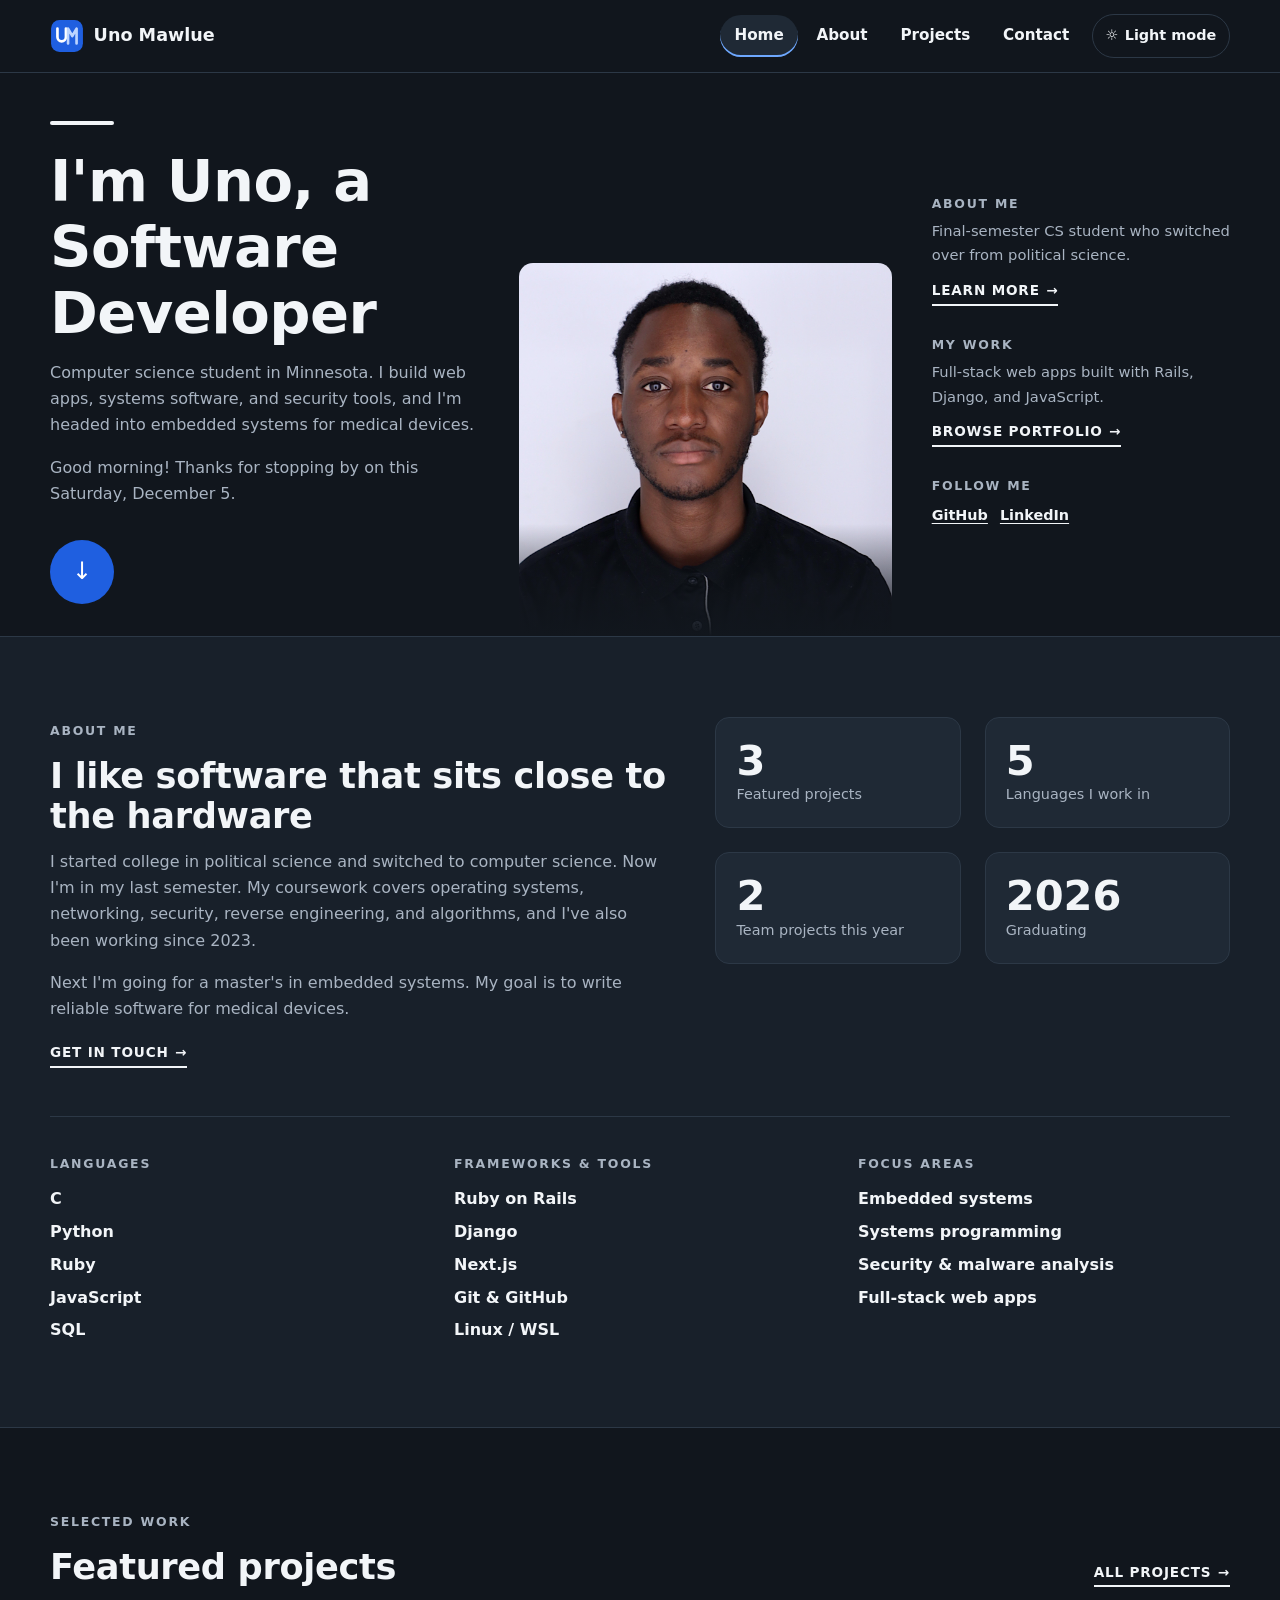
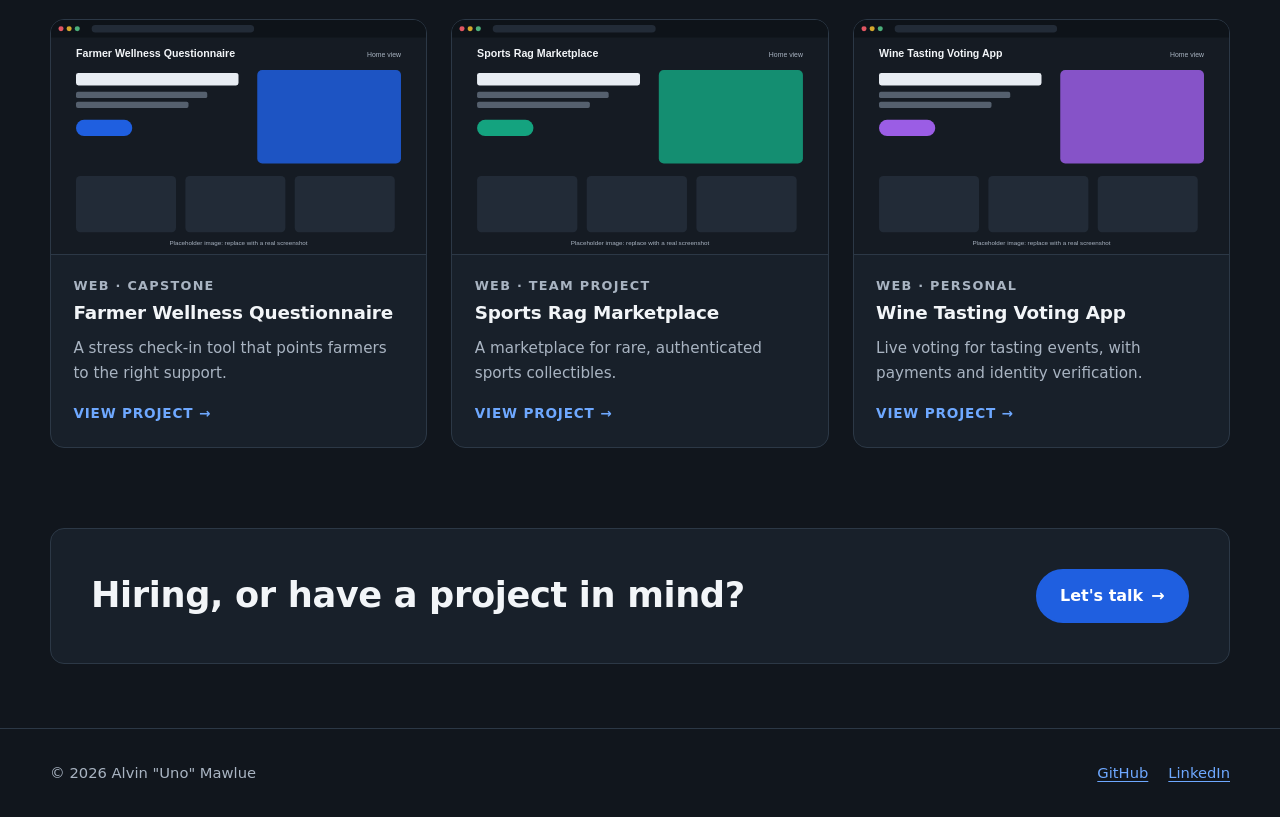
<file: index.html>
<!DOCTYPE html>
<html lang="en" data-theme="dark">
<head>
  <meta charset="UTF-8">
  <meta name="viewport" content="width=device-width, initial-scale=1.0">
  <meta name="description" content="Alvin (Uno) Mawlue: computer science student building web apps, systems software, and security tools, heading into embedded systems.">
  <title>Uno Mawlue | Software Developer</title>
  <link rel="icon" href="images/logo.svg" type="image/svg+xml">
  <link rel="stylesheet" href="css/styles.css">
  <script src="js/main.js" defer></script>
</head>
<body>
  <a class="skip-link" href="#main-content">Skip to main content</a>

  <!-- ===== Header (same on every page) ===== -->
  <header class="site-header">
    <div class="container header-inner">
      <a class="logo" href="index.html">
        <img src="images/logo.svg" alt="" width="34" height="34">
        <span>Uno Mawlue</span>
      </a>
      <div class="header-actions">
        <nav class="main-nav" id="primary-nav" aria-label="Main">
          <ul>
            <li><a href="index.html" aria-current="page">Home</a></li>
            <li><a href="index.html#about">About</a></li>
            <li><a href="projects/index.html">Projects</a></li>
            <li><a href="contact.html">Contact</a></li>
          </ul>
        </nav>
        <button class="icon-btn theme-toggle" type="button" aria-pressed="false" aria-label="Light mode">
          <span class="theme-icon" aria-hidden="true">&#9788;</span>
          <span class="theme-label">Light mode</span>
        </button>
        <button class="icon-btn nav-toggle" type="button" aria-expanded="false" aria-controls="primary-nav">
          <span aria-hidden="true">&#9776;</span> Menu
        </button>
      </div>
    </div>
  </header>

  <main id="main-content">

    <!-- ===== Hero ===== -->
    <div class="container hero">
      <div class="hero-text">
        <h1>I'm Uno, a Software Developer</h1>
        <p>
          Computer science student in Minnesota. I build web apps, systems software,
          and security tools, and I'm headed into embedded systems for medical devices.
        </p>
        <p class="muted" id="today-line">Thanks for stopping by.</p>
        <a class="scroll-btn" href="#about" aria-label="Jump to the About section">
          <span aria-hidden="true">&#8595;</span>
        </a>
      </div>

      <figure class="hero-photo">
        <img src="images/profile.png" alt="Portrait of Uno Mawlue">
      </figure>

      <div class="hero-aside">
        <section aria-labelledby="aside-about">
          <h2 id="aside-about">About me</h2>
          <p>Final-semester CS student who switched over from political science.</p>
          <a class="arrow-link" href="#about">Learn more <span aria-hidden="true">&rarr;</span></a>
        </section>
        <section aria-labelledby="aside-work">
          <h2 id="aside-work">My work</h2>
          <p>Full-stack web apps built with Rails, Django, and JavaScript.</p>
          <a class="arrow-link" href="projects/index.html">Browse portfolio <span aria-hidden="true">&rarr;</span></a>
        </section>
        <section aria-labelledby="aside-follow">
          <h2 id="aside-follow">Follow me</h2>
          <ul class="social-list">
            <li><a href="https://github.com/insp-dpl">GitHub</a></li>
            <li><a href="https://www.linkedin.com/in/YOUR-LINKEDIN">LinkedIn</a></li>
          </ul>
        </section>
      </div>
    </div>

    <!-- ===== About ===== -->
    <section class="section section-alt" id="about" aria-labelledby="about-heading" tabindex="-1">
      <div class="container">
        <div class="about-grid">
          <div>
            <p class="eyebrow">About me</p>
            <h2 id="about-heading">I like software that sits close to the hardware</h2>
            <p>
              I started college in political science and switched to computer science. Now
              I'm in my last semester. My coursework covers operating systems, networking,
              security, reverse engineering, and algorithms, and I've also been working
              since 2023.
            </p>
            <p>
              Next I'm going for a master's in embedded systems. My goal is to write
              reliable software for medical devices.
            </p>
            <a class="arrow-link" href="contact.html">Get in touch <span aria-hidden="true">&rarr;</span></a>
          </div>

          <dl class="stats">
            <div class="stat"><dt>Featured projects</dt><dd>3</dd></div>
            <div class="stat"><dt>Languages I work in</dt><dd>5</dd></div>
            <div class="stat"><dt>Team projects this year</dt><dd>2</dd></div>
            <div class="stat"><dt>Graduating</dt><dd>2026</dd></div>
          </dl>
        </div>

        <div class="skills-grid">
          <div>
            <h3>Languages</h3>
            <ul>
              <li>C</li>
              <li>Python</li>
              <li>Ruby</li>
              <li>JavaScript</li>
              <li>SQL</li>
            </ul>
          </div>
          <div>
            <h3>Frameworks &amp; tools</h3>
            <ul>
              <li>Ruby on Rails</li>
              <li>Django</li>
              <li>Next.js</li>
              <li>Git &amp; GitHub</li>
              <li>Linux / WSL</li>
            </ul>
          </div>
          <div>
            <h3>Focus areas</h3>
            <ul>
              <li>Embedded systems</li>
              <li>Systems programming</li>
              <li>Security &amp; malware analysis</li>
              <li>Full-stack web apps</li>
            </ul>
          </div>
        </div>
      </div>
    </section>

    <!-- ===== Featured projects ===== -->
    <section class="section" aria-labelledby="featured-heading">
      <div class="container">
        <div class="section-head">
          <div>
            <p class="eyebrow">Selected work</p>
            <h2 id="featured-heading">Featured projects</h2>
          </div>
          <a class="arrow-link" href="projects/index.html">All projects <span aria-hidden="true">&rarr;</span></a>
        </div>

        <ul class="card-grid">
          <li class="project-card">
            <img src="images/projects/farmer-wellness-1.svg" alt="" width="1200" height="750">
            <div class="card-body">
              <p class="card-meta">Web &middot; Capstone</p>
              <h3><a href="projects/farmer-wellness.html">Farmer Wellness Questionnaire</a></h3>
              <p>A stress check-in tool that points farmers to the right support.</p>
              <span class="card-cta" aria-hidden="true">View project &rarr;</span>
            </div>
          </li>
          <li class="project-card">
            <img src="images/projects/sports-rag-1.svg" alt="" width="1200" height="750">
            <div class="card-body">
              <p class="card-meta">Web &middot; Team project</p>
              <h3><a href="projects/sports-rag.html">Sports Rag Marketplace</a></h3>
              <p>A marketplace for rare, authenticated sports collectibles.</p>
              <span class="card-cta" aria-hidden="true">View project &rarr;</span>
            </div>
          </li>
          <li class="project-card">
            <img src="images/projects/wine-tasting-1.svg" alt="" width="1200" height="750">
            <div class="card-body">
              <p class="card-meta">Web &middot; Personal</p>
              <h3><a href="projects/wine-tasting.html">Wine Tasting Voting App</a></h3>
              <p>Live voting for tasting events, with payments and identity verification.</p>
              <span class="card-cta" aria-hidden="true">View project &rarr;</span>
            </div>
          </li>
        </ul>
      </div>
    </section>

    <!-- ===== Call to action ===== -->
    <div class="container">
      <div class="cta">
        <h2>Hiring, or have a project in mind?</h2>
        <a class="btn" href="contact.html">Let's talk <span aria-hidden="true">&rarr;</span></a>
      </div>
    </div>
  </main>

  <!-- ===== Footer (same on every page) ===== -->
  <footer class="site-footer">
    <div class="container footer-inner">
      <p>&copy; <span class="current-year">2026</span> Alvin "Uno" Mawlue</p>
      <ul class="footer-links">
        <li><a href="https://github.com/insp-dpl">GitHub</a></li>
        <li><a href="https://www.linkedin.com/in/YOUR-LINKEDIN">LinkedIn</a></li>
      </ul>
    </div>
  </footer>
</body>
</html>
</file>
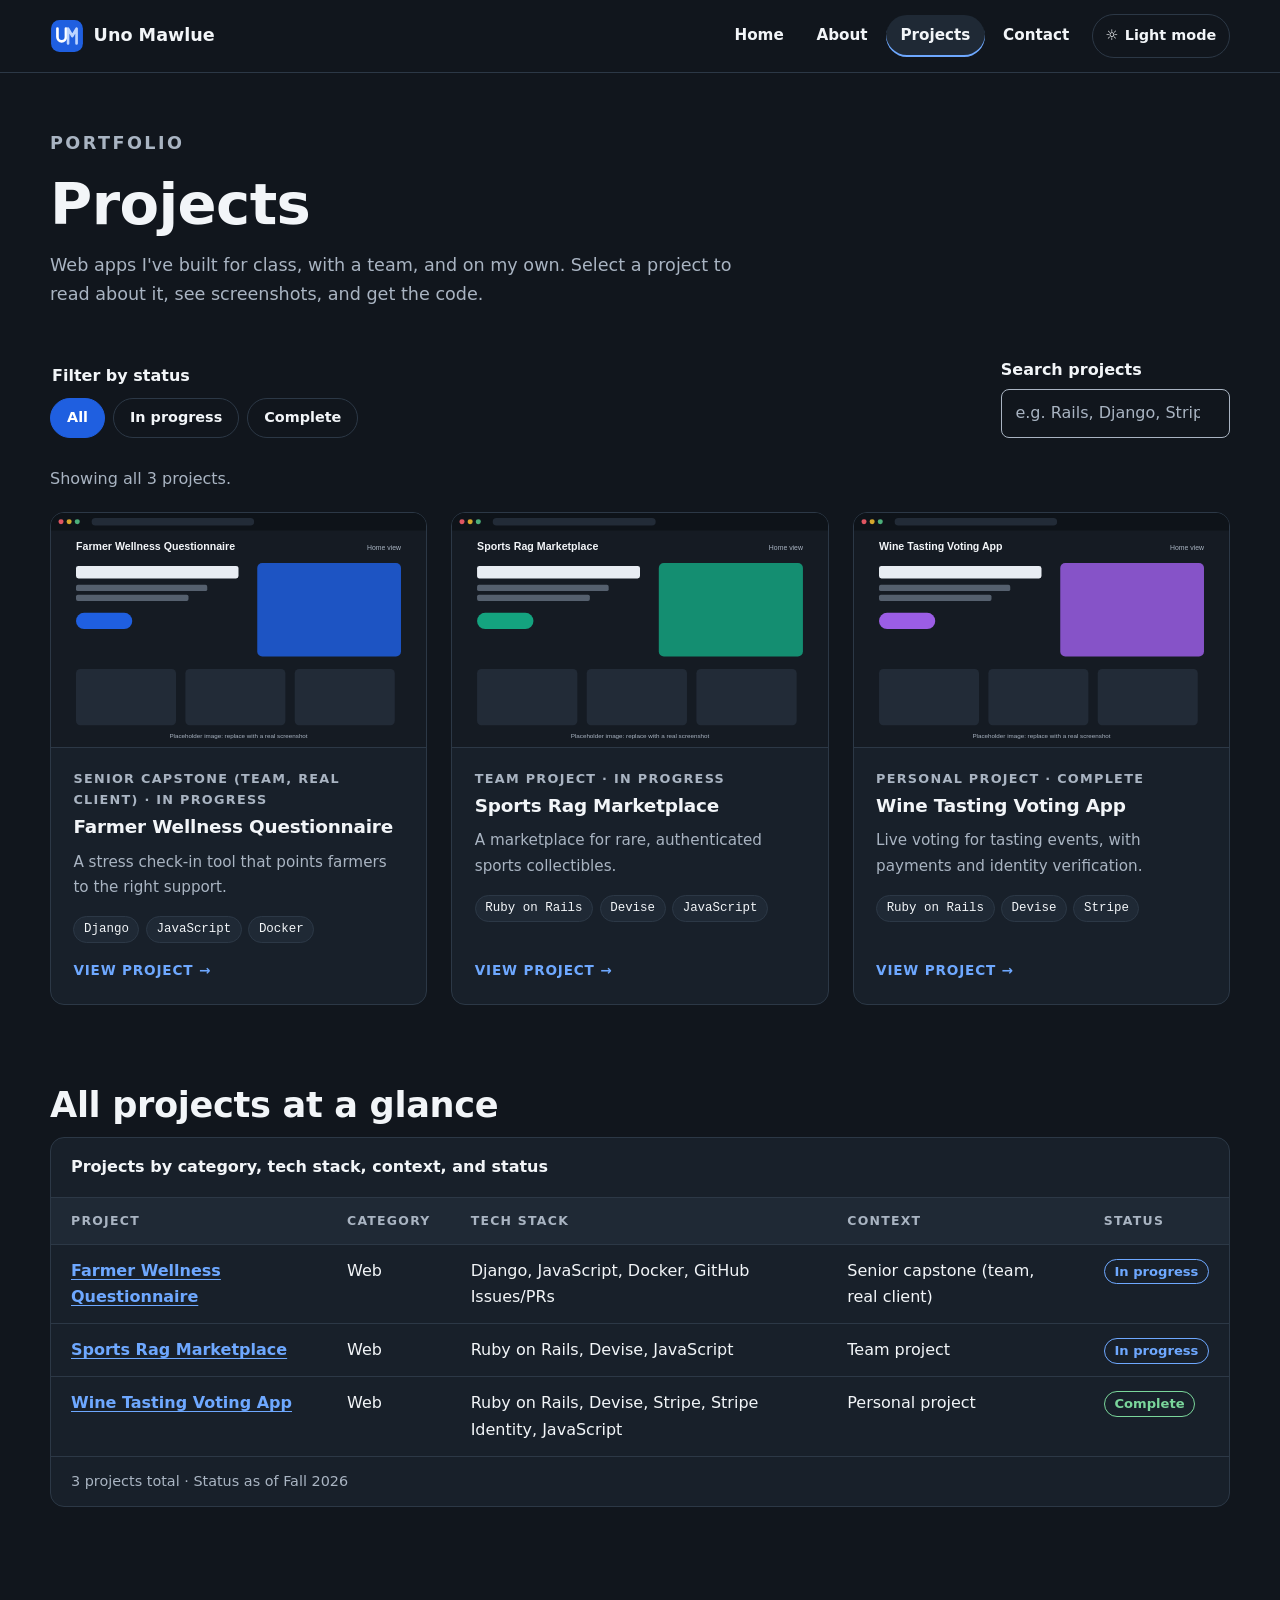
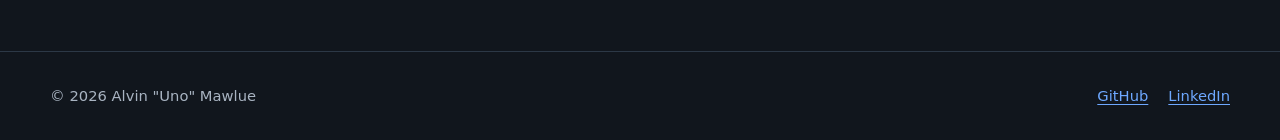
<file: projects/index.html>
<!DOCTYPE html>
<html lang="en" data-theme="dark">
<head>
  <meta charset="UTF-8">
  <meta name="viewport" content="width=device-width, initial-scale=1.0">
  <meta name="description" content="Web app projects by Uno Mawlue: Farmer Wellness, Sports Rag, and a wine tasting voting app.">
  <title>Projects | Uno Mawlue</title>
  <link rel="icon" href="../images/logo.svg" type="image/svg+xml">
  <link rel="stylesheet" href="../css/styles.css">
  <script src="../js/main.js" defer></script>
</head>
<body>
  <a class="skip-link" href="#main-content">Skip to main content</a>

  <!-- ===== Header (same on every page) ===== -->
  <header class="site-header">
    <div class="container header-inner">
      <a class="logo" href="../index.html">
        <img src="../images/logo.svg" alt="" width="34" height="34">
        <span>Uno Mawlue</span>
      </a>
      <div class="header-actions">
        <nav class="main-nav" id="primary-nav" aria-label="Main">
          <ul>
            <li><a href="../index.html">Home</a></li>
            <li><a href="../index.html#about">About</a></li>
            <li><a href="../projects/index.html" aria-current="page">Projects</a></li>
            <li><a href="../contact.html">Contact</a></li>
          </ul>
        </nav>
        <button class="icon-btn theme-toggle" type="button" aria-pressed="false" aria-label="Light mode">
          <span class="theme-icon" aria-hidden="true">&#9788;</span>
          <span class="theme-label">Light mode</span>
        </button>
        <button class="icon-btn nav-toggle" type="button" aria-expanded="false" aria-controls="primary-nav">
          <span aria-hidden="true">&#9776;</span> Menu
        </button>
      </div>
    </div>
  </header>

  <main id="main-content">
    <div class="container">
      <div class="page-header">
        <p class="eyebrow">Portfolio</p>
        <h1>Projects</h1>
        <p>Web apps I've built for class, with a team, and on my own. Select a project to read about it, see screenshots, and get the code.</p>
      </div>

      <!-- Filters: JavaScript shows and hides the cards and table rows below -->
      <div class="filters">
        <fieldset class="filter-buttons">
          <legend>Filter by status</legend>
            <button type="button" class="filter-btn" data-filter="all" aria-pressed="true">All</button>
            <button type="button" class="filter-btn" data-filter="in-progress" aria-pressed="false">In progress</button>
            <button type="button" class="filter-btn" data-filter="complete" aria-pressed="false">Complete</button>
        </fieldset>
        <div class="search-field">
          <label for="project-search">Search projects</label>
          <input type="search" id="project-search" placeholder="e.g. Rails, Django, Stripe">
        </div>
      </div>
      <p class="result-count" id="result-count" aria-live="polite">Showing all 3 projects.</p>

      <!-- Each card links to that project's own page in this folder (e.g. sports-rag.html) -->
      <ul class="card-grid" id="project-cards">
          <li class="project-card" data-group="in-progress">
            <img src="../images/projects/farmer-wellness-1.svg" alt="" width="1200" height="750" loading="lazy">
            <div class="card-body">
              <p class="card-meta">Senior capstone (team, real client) &middot; In progress</p>
              <h2 class="card-title"><a href="farmer-wellness.html">Farmer Wellness Questionnaire</a></h2>
              <p>A stress check-in tool that points farmers to the right support.</p>
              <ul class="tag-list" aria-label="Tech stack"><li>Django</li><li>JavaScript</li><li>Docker</li></ul>
              <span class="card-cta" aria-hidden="true">View project &rarr;</span>
            </div>
          </li>
          <li class="project-card" data-group="in-progress">
            <img src="../images/projects/sports-rag-1.svg" alt="" width="1200" height="750" loading="lazy">
            <div class="card-body">
              <p class="card-meta">Team project &middot; In progress</p>
              <h2 class="card-title"><a href="sports-rag.html">Sports Rag Marketplace</a></h2>
              <p>A marketplace for rare, authenticated sports collectibles.</p>
              <ul class="tag-list" aria-label="Tech stack"><li>Ruby on Rails</li><li>Devise</li><li>JavaScript</li></ul>
              <span class="card-cta" aria-hidden="true">View project &rarr;</span>
            </div>
          </li>
          <li class="project-card" data-group="complete">
            <img src="../images/projects/wine-tasting-1.svg" alt="" width="1200" height="750" loading="lazy">
            <div class="card-body">
              <p class="card-meta">Personal project &middot; Complete</p>
              <h2 class="card-title"><a href="wine-tasting.html">Wine Tasting Voting App</a></h2>
              <p>Live voting for tasting events, with payments and identity verification.</p>
              <ul class="tag-list" aria-label="Tech stack"><li>Ruby on Rails</li><li>Devise</li><li>Stripe</li></ul>
              <span class="card-cta" aria-hidden="true">View project &rarr;</span>
            </div>
          </li>
      </ul>

      <section class="section" aria-labelledby="glance-heading">
        <h2 id="glance-heading">All projects at a glance</h2>
        <div class="table-wrap">
          <table class="data-table" id="projects-table">
            <caption>Projects by category, tech stack, context, and status</caption>
            <thead>
              <tr>
                <th scope="col">Project</th>
                <th scope="col">Category</th>
                <th scope="col">Tech stack</th>
                <th scope="col">Context</th>
                <th scope="col">Status</th>
              </tr>
            </thead>
            <tbody>
              <tr data-group="in-progress">
                <th scope="row"><a href="farmer-wellness.html">Farmer Wellness Questionnaire</a></th>
                <td>Web</td>
                <td>Django, JavaScript, Docker, GitHub Issues/PRs</td>
                <td>Senior capstone (team, real client)</td>
                <td><span class="status status-progress">In progress</span></td>
              </tr>
              <tr data-group="in-progress">
                <th scope="row"><a href="sports-rag.html">Sports Rag Marketplace</a></th>
                <td>Web</td>
                <td>Ruby on Rails, Devise, JavaScript</td>
                <td>Team project</td>
                <td><span class="status status-progress">In progress</span></td>
              </tr>
              <tr data-group="complete">
                <th scope="row"><a href="wine-tasting.html">Wine Tasting Voting App</a></th>
                <td>Web</td>
                <td>Ruby on Rails, Devise, Stripe, Stripe Identity, JavaScript</td>
                <td>Personal project</td>
                <td><span class="status status-complete">Complete</span></td>
              </tr>
            </tbody>
            <tfoot>
              <tr>
                <td colspan="5">3 projects total &middot; Status as of Fall 2026</td>
              </tr>
            </tfoot>
          </table>
        </div>
      </section>
    </div>
  </main>

  <!-- ===== Footer (same on every page) ===== -->
  <footer class="site-footer">
    <div class="container footer-inner">
      <p>&copy; <span class="current-year">2026</span> Alvin "Uno" Mawlue</p>
      <ul class="footer-links">
        <li><a href="https://github.com/insp-dpl">GitHub</a></li>
        <li><a href="https://www.linkedin.com/in/YOUR-LINKEDIN">LinkedIn</a></li>
      </ul>
    </div>
  </footer>
</body>
</html>
</file>
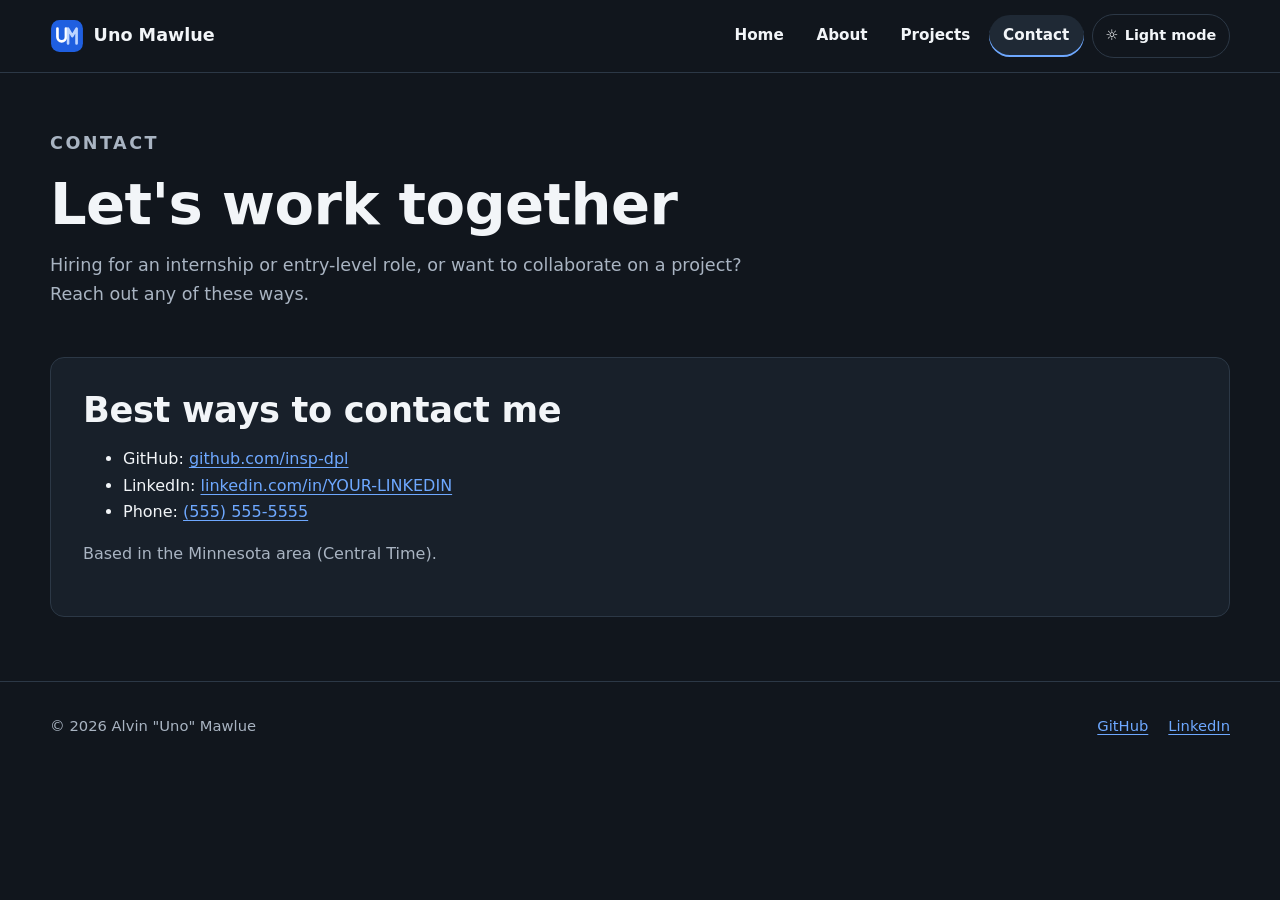
<file: contact.html>
<!DOCTYPE html>
<html lang="en" data-theme="dark">
<head>
  <meta charset="UTF-8">
  <meta name="viewport" content="width=device-width, initial-scale=1.0">
  <meta name="description" content="Contact Uno Mawlue about jobs, internships, or project collaboration.">
  <title>Contact | Uno Mawlue</title>
  <link rel="icon" href="images/logo.svg" type="image/svg+xml">
  <link rel="stylesheet" href="css/styles.css">
  <script src="js/main.js" defer></script>
</head>
<body>
  <a class="skip-link" href="#main-content">Skip to main content</a>

  <!-- ===== Header (same on every page) ===== -->
  <header class="site-header">
    <div class="container header-inner">
      <a class="logo" href="index.html">
        <img src="images/logo.svg" alt="" width="34" height="34">
        <span>Uno Mawlue</span>
      </a>
      <div class="header-actions">
        <nav class="main-nav" id="primary-nav" aria-label="Main">
          <ul>
            <li><a href="index.html">Home</a></li>
            <li><a href="index.html#about">About</a></li>
            <li><a href="projects/index.html">Projects</a></li>
            <li><a href="contact.html" aria-current="page">Contact</a></li>
          </ul>
        </nav>
        <button class="icon-btn theme-toggle" type="button" aria-pressed="false" aria-label="Light mode">
          <span class="theme-icon" aria-hidden="true">&#9788;</span>
          <span class="theme-label">Light mode</span>
        </button>
        <button class="icon-btn nav-toggle" type="button" aria-expanded="false" aria-controls="primary-nav">
          <span aria-hidden="true">&#9776;</span> Menu
        </button>
      </div>
    </div>
  </header>

  <main id="main-content">
    <div class="container">
      <div class="page-header">
        <p class="eyebrow">Contact</p>
        <h1>Let's work together</h1>
        <p>
          Hiring for an internship or entry-level role, or want to collaborate on a project?
          Reach out any of these ways.
        </p>
      </div>

      <section class="panel" aria-labelledby="contact-heading">
        <h2 id="contact-heading">Best ways to contact me</h2>
        <ul>
          <li>GitHub: <a href="https://github.com/insp-dpl">github.com/insp-dpl</a></li>
          <li>LinkedIn: <a href="https://www.linkedin.com/in/YOUR-LINKEDIN">linkedin.com/in/YOUR-LINKEDIN</a></li>
          <li>Phone: <a href="tel:+15555555555">(555) 555-5555</a></li>
        </ul>
        <p class="muted">Based in the Minnesota area (Central Time).</p>
      </section>
    </div>
  </main>

  <!-- ===== Footer (same on every page) ===== -->
  <footer class="site-footer">
    <div class="container footer-inner">
      <p>&copy; <span class="current-year">2026</span> Alvin "Uno" Mawlue</p>
      <ul class="footer-links">
        <li><a href="https://github.com/insp-dpl">GitHub</a></li>
        <li><a href="https://www.linkedin.com/in/YOUR-LINKEDIN">LinkedIn</a></li>
      </ul>
    </div>
  </footer>
</body>
</html>
</file>
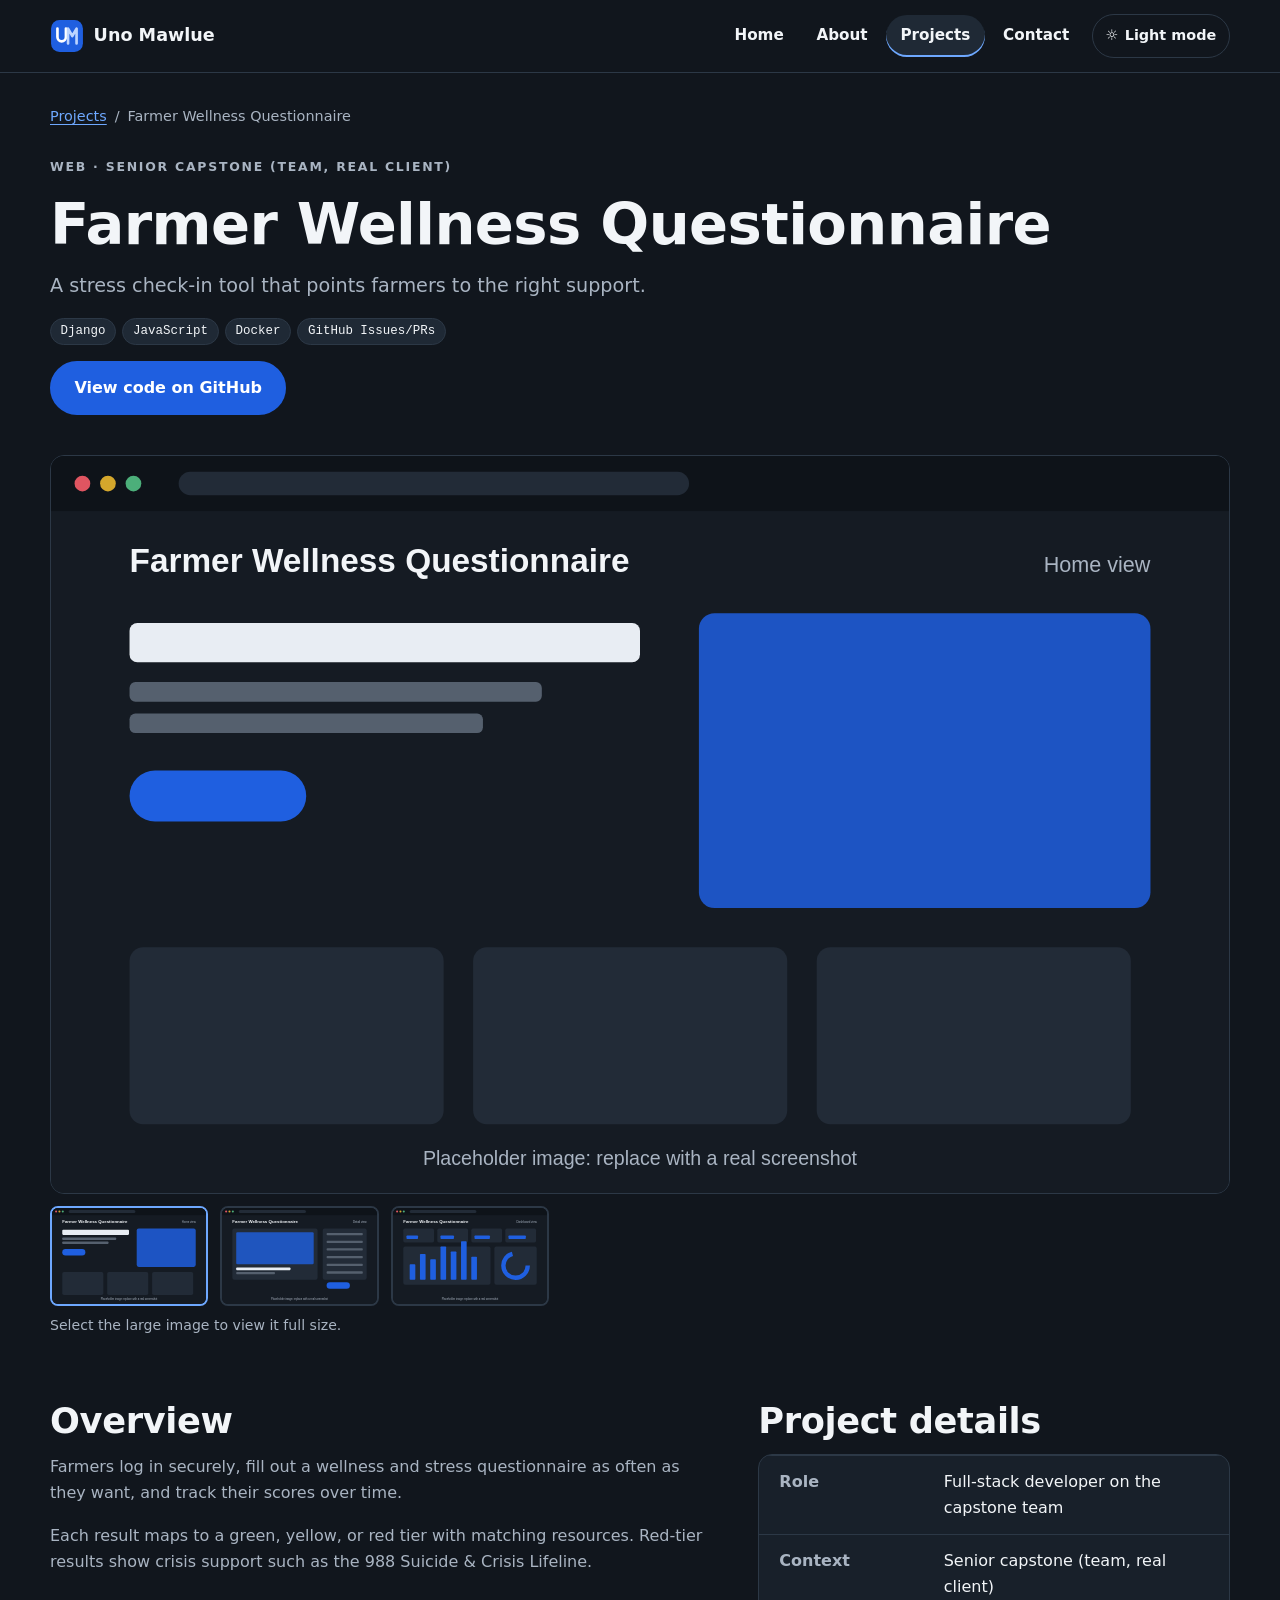
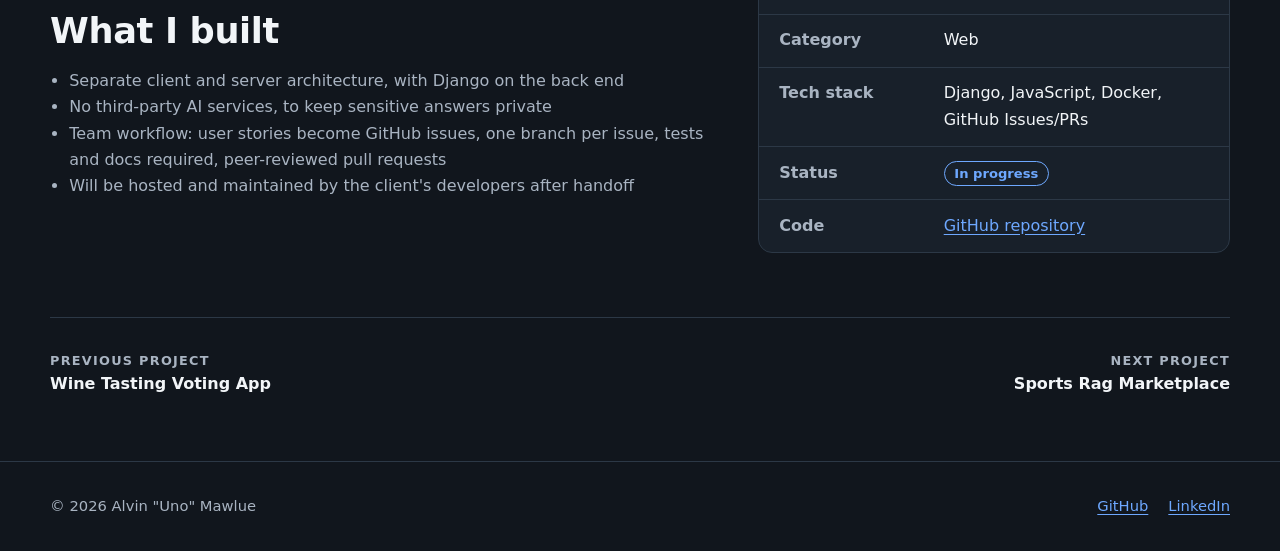
<file: projects/farmer-wellness.html>
<!DOCTYPE html>
<html lang="en" data-theme="dark">
<head>
  <meta charset="UTF-8">
  <meta name="viewport" content="width=device-width, initial-scale=1.0">
  <meta name="description" content="A stress check-in tool that points farmers to the right support.">
  <title>Farmer Wellness Questionnaire | Uno Mawlue</title>
  <link rel="icon" href="../images/logo.svg" type="image/svg+xml">
  <link rel="stylesheet" href="../css/styles.css">
  <script src="../js/main.js" defer></script>
</head>
<body>
  <a class="skip-link" href="#main-content">Skip to main content</a>

  <!-- ===== Header (same on every page) ===== -->
  <header class="site-header">
    <div class="container header-inner">
      <a class="logo" href="../index.html">
        <img src="../images/logo.svg" alt="" width="34" height="34">
        <span>Uno Mawlue</span>
      </a>
      <div class="header-actions">
        <nav class="main-nav" id="primary-nav" aria-label="Main">
          <ul>
            <li><a href="../index.html">Home</a></li>
            <li><a href="../index.html#about">About</a></li>
            <li><a href="../projects/index.html" aria-current="page">Projects</a></li>
            <li><a href="../contact.html">Contact</a></li>
          </ul>
        </nav>
        <button class="icon-btn theme-toggle" type="button" aria-pressed="false" aria-label="Light mode">
          <span class="theme-icon" aria-hidden="true">&#9788;</span>
          <span class="theme-label">Light mode</span>
        </button>
        <button class="icon-btn nav-toggle" type="button" aria-expanded="false" aria-controls="primary-nav">
          <span aria-hidden="true">&#9776;</span> Menu
        </button>
      </div>
    </div>
  </header>

  <main id="main-content">
    <div class="container">
      <nav class="breadcrumb" aria-label="Breadcrumb">
        <ol>
          <li><a href="index.html">Projects</a></li>
          <li><span aria-current="page">Farmer Wellness Questionnaire</span></li>
        </ol>
      </nav>

      <!-- ===== Title, summary, links ===== -->
      <header class="project-hero">
        <p class="eyebrow">Web &middot; Senior capstone (team, real client)</p>
        <h1>Farmer Wellness Questionnaire</h1>
        <p class="tagline">A stress check-in tool that points farmers to the right support.</p>
        <ul class="tag-list" aria-label="Tech stack">
          <li>Django</li>
          <li>JavaScript</li>
          <li>Docker</li>
          <li>GitHub Issues/PRs</li>
        </ul>
        <div class="btn-row">
          <a class="btn" href="https://github.com/insp-dpl/farmer-wellness">View code on GitHub</a>
          <!-- Hosted somewhere? Add: <a class="btn btn-ghost" href="https://your-live-url">Visit live site</a> -->
        </div>
      </header>

      <!-- ===== Screenshots: thumbnails swap the large image; the large image opens the lightbox ===== -->
      <section class="gallery" aria-labelledby="gallery-heading">
        <h2 class="visually-hidden" id="gallery-heading">Screenshots</h2>
        <button type="button" class="gallery-main" aria-label="View image 1 of 3 full size">
          <img src="../images/projects/farmer-wellness-1.svg" alt="Placeholder: questionnaire screen of the Farmer Wellness app" width="1200" height="750">
        </button>
        <ul class="thumbs">
          <li>
            <button type="button" class="thumb" data-src="../images/projects/farmer-wellness-1.svg" data-alt="Placeholder: questionnaire screen of the Farmer Wellness app"
                    aria-label="Show image 1: Placeholder: questionnaire screen of the Farmer Wellness app" aria-current="true">
              <img src="../images/projects/farmer-wellness-1.svg" alt="" width="1200" height="750" loading="lazy">
            </button>
          </li>
          <li>
            <button type="button" class="thumb" data-src="../images/projects/farmer-wellness-2.svg" data-alt="Placeholder: score history chart in the Farmer Wellness app"
                    aria-label="Show image 2: Placeholder: score history chart in the Farmer Wellness app" aria-current="false">
              <img src="../images/projects/farmer-wellness-2.svg" alt="" width="1200" height="750" loading="lazy">
            </button>
          </li>
          <li>
            <button type="button" class="thumb" data-src="../images/projects/farmer-wellness-3.svg" data-alt="Placeholder: tiered resources page in the Farmer Wellness app"
                    aria-label="Show image 3: Placeholder: tiered resources page in the Farmer Wellness app" aria-current="false">
              <img src="../images/projects/farmer-wellness-3.svg" alt="" width="1200" height="750" loading="lazy">
            </button>
          </li>
        </ul>
        <p class="gallery-hint">Select the large image to view it full size.</p>
      </section>

      <!-- ===== About the project ===== -->
      <div class="project-body">
        <div>
          <h2>Overview</h2>
          <p>Farmers log in securely, fill out a wellness and stress questionnaire as often as they want, and track their scores over time.</p>
          <p>Each result maps to a green, yellow, or red tier with matching resources. Red-tier results show crisis support such as the 988 Suicide &amp; Crisis Lifeline.</p>
          <h2>What I built</h2>
          <ul>
            <li>Separate client and server architecture, with Django on the back end</li>
            <li>No third-party AI services, to keep sensitive answers private</li>
            <li>Team workflow: user stories become GitHub issues, one branch per issue, tests and docs required, peer-reviewed pull requests</li>
            <li>Will be hosted and maintained by the client&#x27;s developers after handoff</li>
          </ul>
        </div>

        <aside aria-labelledby="details-heading">
          <h2 id="details-heading">Project details</h2>
          <div class="table-wrap">
            <table class="data-table details-table">
              <caption class="visually-hidden">Details for Farmer Wellness Questionnaire</caption>
              <tbody>
                <tr>
                  <th scope="row">Role</th>
                  <td>Full-stack developer on the capstone team</td>
                </tr>
                <tr>
                  <th scope="row">Context</th>
                  <td>Senior capstone (team, real client)</td>
                </tr>
                <tr>
                  <th scope="row">Category</th>
                  <td>Web</td>
                </tr>
                <tr>
                  <th scope="row">Tech stack</th>
                  <td>Django, JavaScript, Docker, GitHub Issues/PRs</td>
                </tr>
                <tr>
                  <th scope="row">Status</th>
                  <td><span class="status status-progress">In progress</span></td>
                </tr>
                <tr>
                  <th scope="row">Code</th>
                  <td><a href="https://github.com/insp-dpl/farmer-wellness">GitHub repository</a></td>
                </tr>
              </tbody>
            </table>
          </div>
        </aside>
      </div>

      <nav class="project-pager" aria-label="More projects">
        <a class="prev" href="wine-tasting.html"><span>Previous project</span>Wine Tasting Voting App</a>
        <a class="next" href="sports-rag.html"><span>Next project</span>Sports Rag Marketplace</a>
      </nav>
    </div>
  </main>

  <!-- Image lightbox (modal popup). Native <dialog> keeps focus inside and closes with Escape. -->
  <dialog class="lightbox" id="lightbox" aria-labelledby="lightbox-caption">
    <div class="lightbox-bar">
      <p id="lightbox-caption">Image</p>
      <button type="button" class="icon-btn" id="lightbox-close">Close <span aria-hidden="true">&times;</span></button>
    </div>
    <img id="lightbox-img" src="../images/logo.svg" alt="">
    <div class="lightbox-nav">
      <button type="button" class="icon-btn" id="lightbox-prev"><span aria-hidden="true">&larr;</span> Previous</button>
      <button type="button" class="icon-btn" id="lightbox-next">Next <span aria-hidden="true">&rarr;</span></button>
    </div>
  </dialog>

  <!-- ===== Footer (same on every page) ===== -->
  <footer class="site-footer">
    <div class="container footer-inner">
      <p>&copy; <span class="current-year">2026</span> Alvin "Uno" Mawlue</p>
      <ul class="footer-links">
        <li><a href="https://github.com/insp-dpl">GitHub</a></li>
        <li><a href="https://www.linkedin.com/in/YOUR-LINKEDIN">LinkedIn</a></li>
      </ul>
    </div>
  </footer>
</body>
</html>
</file>
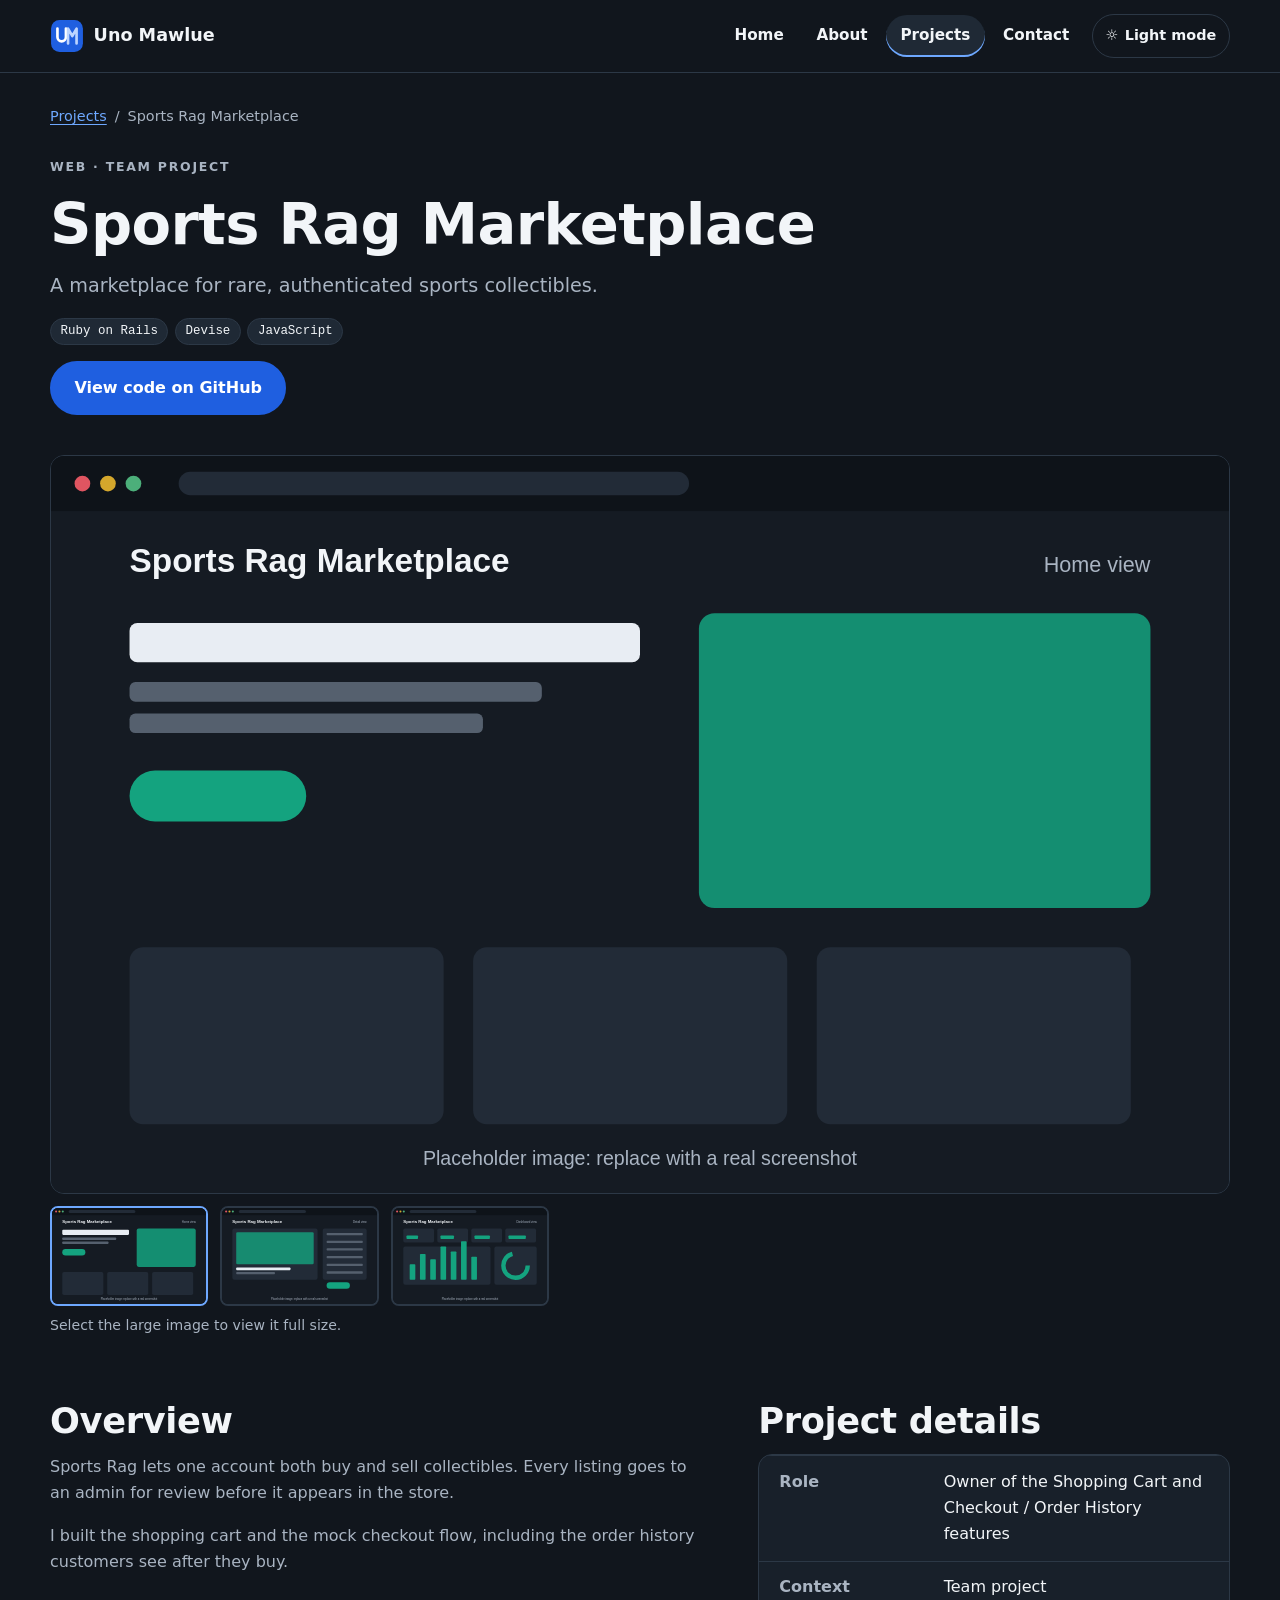
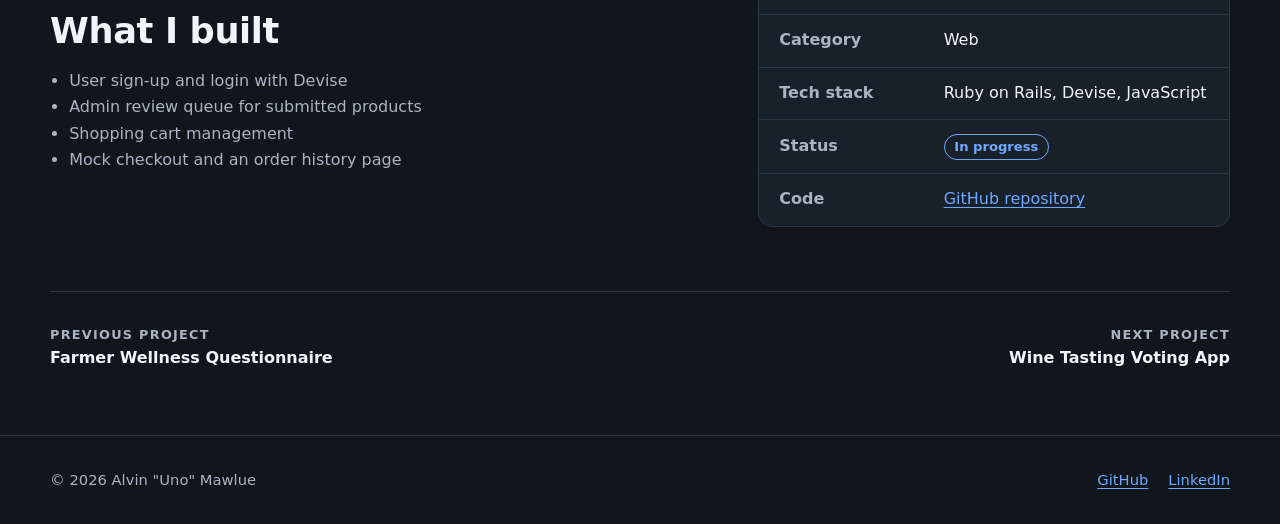
<file: projects/sports-rag.html>
<!DOCTYPE html>
<html lang="en" data-theme="dark">
<head>
  <meta charset="UTF-8">
  <meta name="viewport" content="width=device-width, initial-scale=1.0">
  <meta name="description" content="A marketplace for rare, authenticated sports collectibles.">
  <title>Sports Rag Marketplace | Uno Mawlue</title>
  <link rel="icon" href="../images/logo.svg" type="image/svg+xml">
  <link rel="stylesheet" href="../css/styles.css">
  <script src="../js/main.js" defer></script>
</head>
<body>
  <a class="skip-link" href="#main-content">Skip to main content</a>

  <!-- ===== Header (same on every page) ===== -->
  <header class="site-header">
    <div class="container header-inner">
      <a class="logo" href="../index.html">
        <img src="../images/logo.svg" alt="" width="34" height="34">
        <span>Uno Mawlue</span>
      </a>
      <div class="header-actions">
        <nav class="main-nav" id="primary-nav" aria-label="Main">
          <ul>
            <li><a href="../index.html">Home</a></li>
            <li><a href="../index.html#about">About</a></li>
            <li><a href="../projects/index.html" aria-current="page">Projects</a></li>
            <li><a href="../contact.html">Contact</a></li>
          </ul>
        </nav>
        <button class="icon-btn theme-toggle" type="button" aria-pressed="false" aria-label="Light mode">
          <span class="theme-icon" aria-hidden="true">&#9788;</span>
          <span class="theme-label">Light mode</span>
        </button>
        <button class="icon-btn nav-toggle" type="button" aria-expanded="false" aria-controls="primary-nav">
          <span aria-hidden="true">&#9776;</span> Menu
        </button>
      </div>
    </div>
  </header>

  <main id="main-content">
    <div class="container">
      <nav class="breadcrumb" aria-label="Breadcrumb">
        <ol>
          <li><a href="index.html">Projects</a></li>
          <li><span aria-current="page">Sports Rag Marketplace</span></li>
        </ol>
      </nav>

      <!-- ===== Title, summary, links ===== -->
      <header class="project-hero">
        <p class="eyebrow">Web &middot; Team project</p>
        <h1>Sports Rag Marketplace</h1>
        <p class="tagline">A marketplace for rare, authenticated sports collectibles.</p>
        <ul class="tag-list" aria-label="Tech stack">
          <li>Ruby on Rails</li>
          <li>Devise</li>
          <li>JavaScript</li>
        </ul>
        <div class="btn-row">
          <a class="btn" href="https://github.com/insp-dpl/sports-rag">View code on GitHub</a>
          <!-- Hosted somewhere? Add: <a class="btn btn-ghost" href="https://your-live-url">Visit live site</a> -->
        </div>
      </header>

      <!-- ===== Screenshots: thumbnails swap the large image; the large image opens the lightbox ===== -->
      <section class="gallery" aria-labelledby="gallery-heading">
        <h2 class="visually-hidden" id="gallery-heading">Screenshots</h2>
        <button type="button" class="gallery-main" aria-label="View image 1 of 3 full size">
          <img src="../images/projects/sports-rag-1.svg" alt="Placeholder: Sports Rag storefront listing collectibles" width="1200" height="750">
        </button>
        <ul class="thumbs">
          <li>
            <button type="button" class="thumb" data-src="../images/projects/sports-rag-1.svg" data-alt="Placeholder: Sports Rag storefront listing collectibles"
                    aria-label="Show image 1: Placeholder: Sports Rag storefront listing collectibles" aria-current="true">
              <img src="../images/projects/sports-rag-1.svg" alt="" width="1200" height="750" loading="lazy">
            </button>
          </li>
          <li>
            <button type="button" class="thumb" data-src="../images/projects/sports-rag-2.svg" data-alt="Placeholder: Sports Rag shopping cart"
                    aria-label="Show image 2: Placeholder: Sports Rag shopping cart" aria-current="false">
              <img src="../images/projects/sports-rag-2.svg" alt="" width="1200" height="750" loading="lazy">
            </button>
          </li>
          <li>
            <button type="button" class="thumb" data-src="../images/projects/sports-rag-3.svg" data-alt="Placeholder: Sports Rag order history page"
                    aria-label="Show image 3: Placeholder: Sports Rag order history page" aria-current="false">
              <img src="../images/projects/sports-rag-3.svg" alt="" width="1200" height="750" loading="lazy">
            </button>
          </li>
        </ul>
        <p class="gallery-hint">Select the large image to view it full size.</p>
      </section>

      <!-- ===== About the project ===== -->
      <div class="project-body">
        <div>
          <h2>Overview</h2>
          <p>Sports Rag lets one account both buy and sell collectibles. Every listing goes to an admin for review before it appears in the store.</p>
          <p>I built the shopping cart and the mock checkout flow, including the order history customers see after they buy.</p>
          <h2>What I built</h2>
          <ul>
            <li>User sign-up and login with Devise</li>
            <li>Admin review queue for submitted products</li>
            <li>Shopping cart management</li>
            <li>Mock checkout and an order history page</li>
          </ul>
        </div>

        <aside aria-labelledby="details-heading">
          <h2 id="details-heading">Project details</h2>
          <div class="table-wrap">
            <table class="data-table details-table">
              <caption class="visually-hidden">Details for Sports Rag Marketplace</caption>
              <tbody>
                <tr>
                  <th scope="row">Role</th>
                  <td>Owner of the Shopping Cart and Checkout / Order History features</td>
                </tr>
                <tr>
                  <th scope="row">Context</th>
                  <td>Team project</td>
                </tr>
                <tr>
                  <th scope="row">Category</th>
                  <td>Web</td>
                </tr>
                <tr>
                  <th scope="row">Tech stack</th>
                  <td>Ruby on Rails, Devise, JavaScript</td>
                </tr>
                <tr>
                  <th scope="row">Status</th>
                  <td><span class="status status-progress">In progress</span></td>
                </tr>
                <tr>
                  <th scope="row">Code</th>
                  <td><a href="https://github.com/insp-dpl/sports-rag">GitHub repository</a></td>
                </tr>
              </tbody>
            </table>
          </div>
        </aside>
      </div>

      <nav class="project-pager" aria-label="More projects">
        <a class="prev" href="farmer-wellness.html"><span>Previous project</span>Farmer Wellness Questionnaire</a>
        <a class="next" href="wine-tasting.html"><span>Next project</span>Wine Tasting Voting App</a>
      </nav>
    </div>
  </main>

  <!-- Image lightbox (modal popup). Native <dialog> keeps focus inside and closes with Escape. -->
  <dialog class="lightbox" id="lightbox" aria-labelledby="lightbox-caption">
    <div class="lightbox-bar">
      <p id="lightbox-caption">Image</p>
      <button type="button" class="icon-btn" id="lightbox-close">Close <span aria-hidden="true">&times;</span></button>
    </div>
    <img id="lightbox-img" src="../images/logo.svg" alt="">
    <div class="lightbox-nav">
      <button type="button" class="icon-btn" id="lightbox-prev"><span aria-hidden="true">&larr;</span> Previous</button>
      <button type="button" class="icon-btn" id="lightbox-next">Next <span aria-hidden="true">&rarr;</span></button>
    </div>
  </dialog>

  <!-- ===== Footer (same on every page) ===== -->
  <footer class="site-footer">
    <div class="container footer-inner">
      <p>&copy; <span class="current-year">2026</span> Alvin "Uno" Mawlue</p>
      <ul class="footer-links">
        <li><a href="https://github.com/insp-dpl">GitHub</a></li>
        <li><a href="https://www.linkedin.com/in/YOUR-LINKEDIN">LinkedIn</a></li>
      </ul>
    </div>
  </footer>
</body>
</html>
</file>
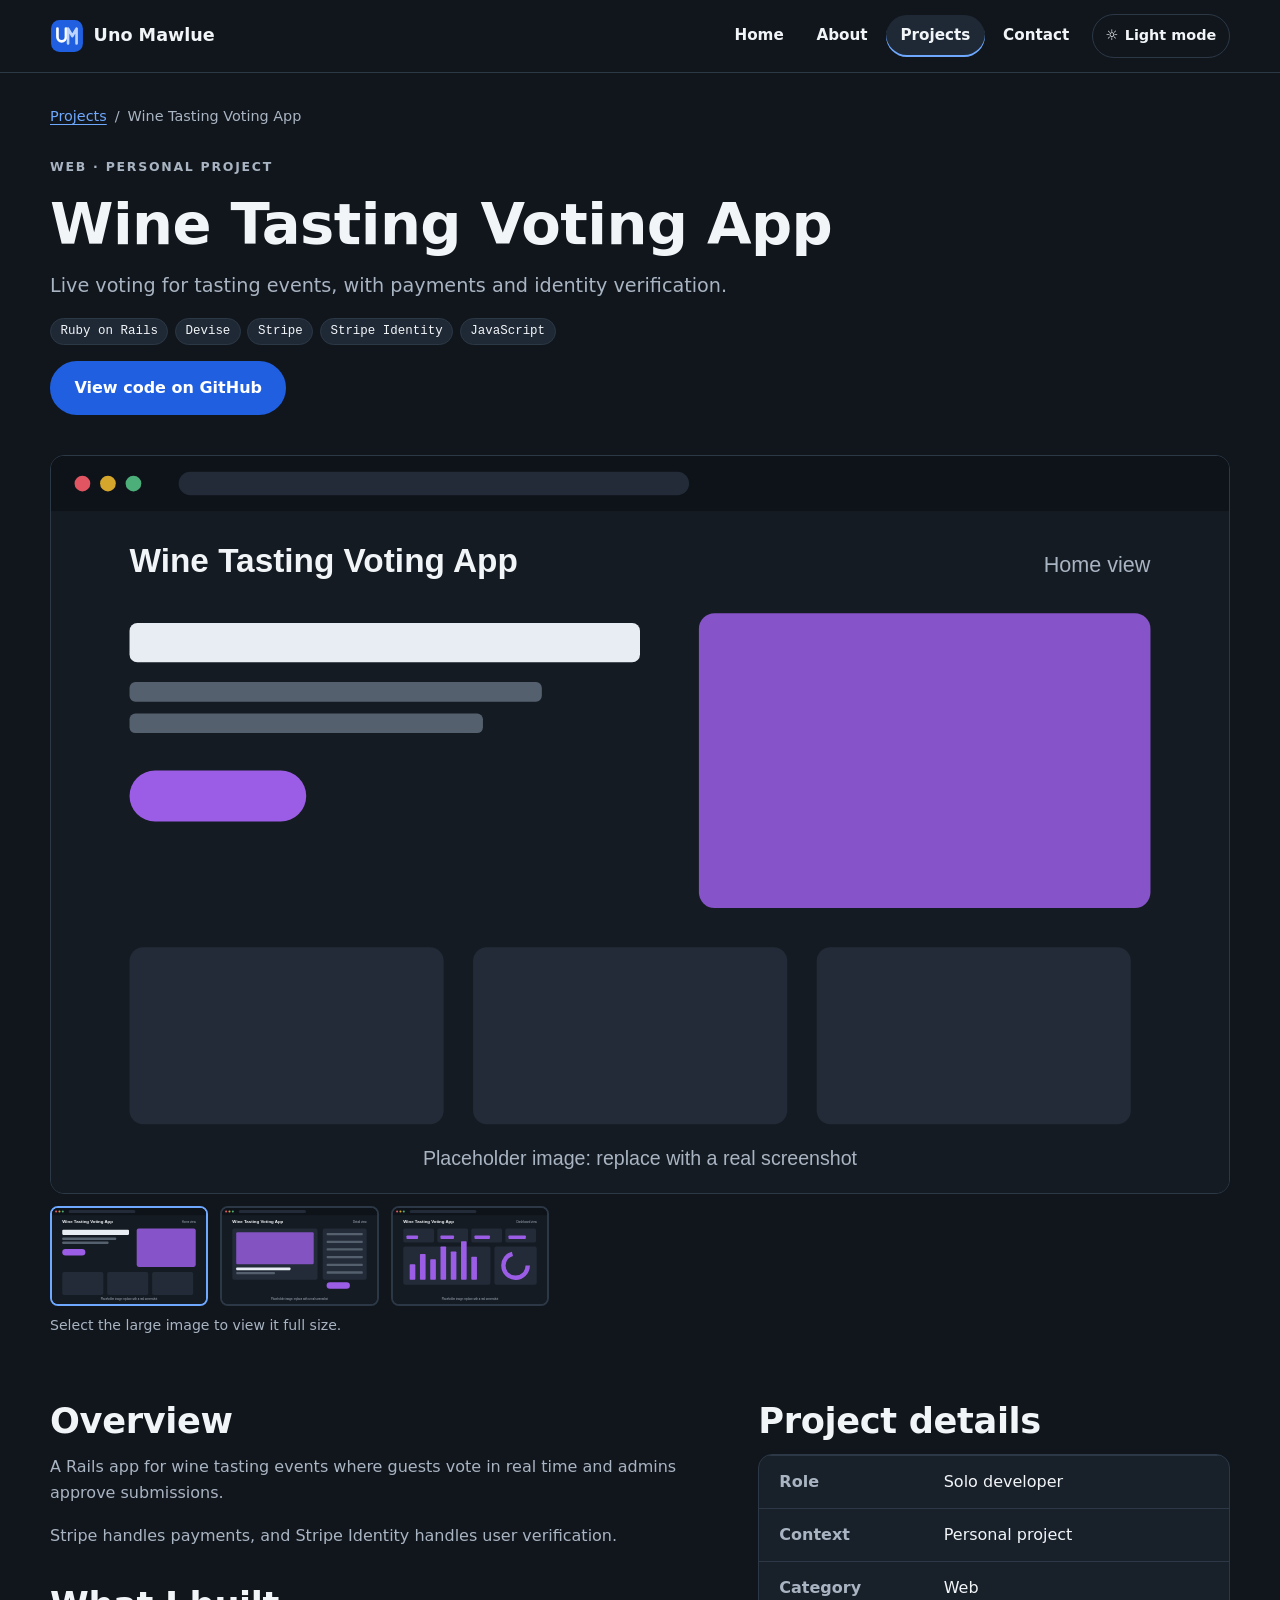
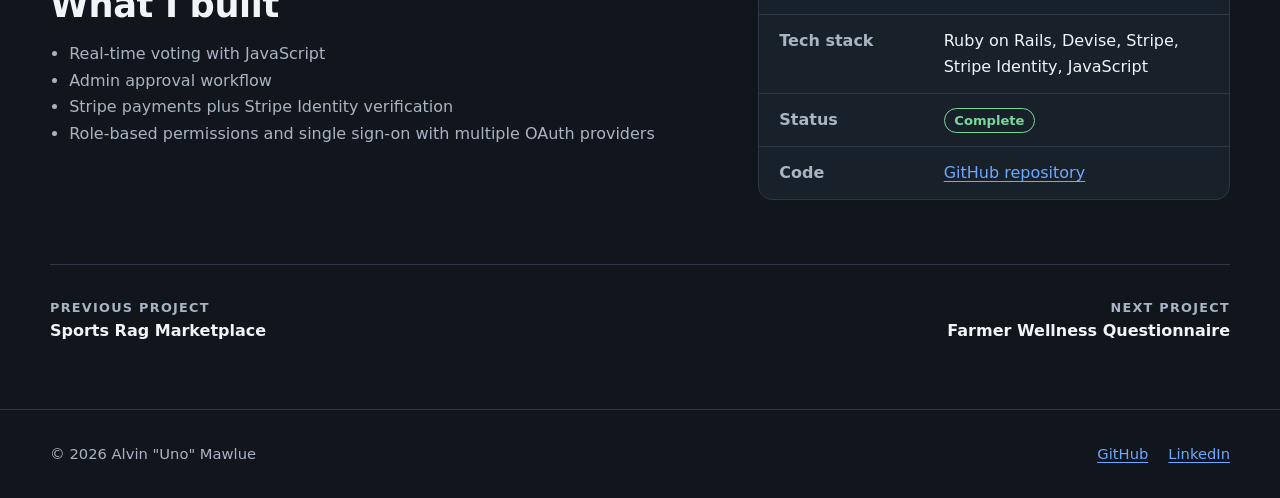
<file: projects/wine-tasting.html>
<!DOCTYPE html>
<html lang="en" data-theme="dark">
<head>
  <meta charset="UTF-8">
  <meta name="viewport" content="width=device-width, initial-scale=1.0">
  <meta name="description" content="Live voting for tasting events, with payments and identity verification.">
  <title>Wine Tasting Voting App | Uno Mawlue</title>
  <link rel="icon" href="../images/logo.svg" type="image/svg+xml">
  <link rel="stylesheet" href="../css/styles.css">
  <script src="../js/main.js" defer></script>
</head>
<body>
  <a class="skip-link" href="#main-content">Skip to main content</a>

  <!-- ===== Header (same on every page) ===== -->
  <header class="site-header">
    <div class="container header-inner">
      <a class="logo" href="../index.html">
        <img src="../images/logo.svg" alt="" width="34" height="34">
        <span>Uno Mawlue</span>
      </a>
      <div class="header-actions">
        <nav class="main-nav" id="primary-nav" aria-label="Main">
          <ul>
            <li><a href="../index.html">Home</a></li>
            <li><a href="../index.html#about">About</a></li>
            <li><a href="../projects/index.html" aria-current="page">Projects</a></li>
            <li><a href="../contact.html">Contact</a></li>
          </ul>
        </nav>
        <button class="icon-btn theme-toggle" type="button" aria-pressed="false" aria-label="Light mode">
          <span class="theme-icon" aria-hidden="true">&#9788;</span>
          <span class="theme-label">Light mode</span>
        </button>
        <button class="icon-btn nav-toggle" type="button" aria-expanded="false" aria-controls="primary-nav">
          <span aria-hidden="true">&#9776;</span> Menu
        </button>
      </div>
    </div>
  </header>

  <main id="main-content">
    <div class="container">
      <nav class="breadcrumb" aria-label="Breadcrumb">
        <ol>
          <li><a href="index.html">Projects</a></li>
          <li><span aria-current="page">Wine Tasting Voting App</span></li>
        </ol>
      </nav>

      <!-- ===== Title, summary, links ===== -->
      <header class="project-hero">
        <p class="eyebrow">Web &middot; Personal project</p>
        <h1>Wine Tasting Voting App</h1>
        <p class="tagline">Live voting for tasting events, with payments and identity verification.</p>
        <ul class="tag-list" aria-label="Tech stack">
          <li>Ruby on Rails</li>
          <li>Devise</li>
          <li>Stripe</li>
          <li>Stripe Identity</li>
          <li>JavaScript</li>
        </ul>
        <div class="btn-row">
          <a class="btn" href="https://github.com/insp-dpl/wine-tasting">View code on GitHub</a>
          <!-- Hosted somewhere? Add: <a class="btn btn-ghost" href="https://your-live-url">Visit live site</a> -->
        </div>
      </header>

      <!-- ===== Screenshots: thumbnails swap the large image; the large image opens the lightbox ===== -->
      <section class="gallery" aria-labelledby="gallery-heading">
        <h2 class="visually-hidden" id="gallery-heading">Screenshots</h2>
        <button type="button" class="gallery-main" aria-label="View image 1 of 3 full size">
          <img src="../images/projects/wine-tasting-1.svg" alt="Placeholder: live voting screen" width="1200" height="750">
        </button>
        <ul class="thumbs">
          <li>
            <button type="button" class="thumb" data-src="../images/projects/wine-tasting-1.svg" data-alt="Placeholder: live voting screen"
                    aria-label="Show image 1: Placeholder: live voting screen" aria-current="true">
              <img src="../images/projects/wine-tasting-1.svg" alt="" width="1200" height="750" loading="lazy">
            </button>
          </li>
          <li>
            <button type="button" class="thumb" data-src="../images/projects/wine-tasting-2.svg" data-alt="Placeholder: admin approval dashboard"
                    aria-label="Show image 2: Placeholder: admin approval dashboard" aria-current="false">
              <img src="../images/projects/wine-tasting-2.svg" alt="" width="1200" height="750" loading="lazy">
            </button>
          </li>
          <li>
            <button type="button" class="thumb" data-src="../images/projects/wine-tasting-3.svg" data-alt="Placeholder: Stripe checkout step"
                    aria-label="Show image 3: Placeholder: Stripe checkout step" aria-current="false">
              <img src="../images/projects/wine-tasting-3.svg" alt="" width="1200" height="750" loading="lazy">
            </button>
          </li>
        </ul>
        <p class="gallery-hint">Select the large image to view it full size.</p>
      </section>

      <!-- ===== About the project ===== -->
      <div class="project-body">
        <div>
          <h2>Overview</h2>
          <p>A Rails app for wine tasting events where guests vote in real time and admins approve submissions.</p>
          <p>Stripe handles payments, and Stripe Identity handles user verification.</p>
          <h2>What I built</h2>
          <ul>
            <li>Real-time voting with JavaScript</li>
            <li>Admin approval workflow</li>
            <li>Stripe payments plus Stripe Identity verification</li>
            <li>Role-based permissions and single sign-on with multiple OAuth providers</li>
          </ul>
        </div>

        <aside aria-labelledby="details-heading">
          <h2 id="details-heading">Project details</h2>
          <div class="table-wrap">
            <table class="data-table details-table">
              <caption class="visually-hidden">Details for Wine Tasting Voting App</caption>
              <tbody>
                <tr>
                  <th scope="row">Role</th>
                  <td>Solo developer</td>
                </tr>
                <tr>
                  <th scope="row">Context</th>
                  <td>Personal project</td>
                </tr>
                <tr>
                  <th scope="row">Category</th>
                  <td>Web</td>
                </tr>
                <tr>
                  <th scope="row">Tech stack</th>
                  <td>Ruby on Rails, Devise, Stripe, Stripe Identity, JavaScript</td>
                </tr>
                <tr>
                  <th scope="row">Status</th>
                  <td><span class="status status-complete">Complete</span></td>
                </tr>
                <tr>
                  <th scope="row">Code</th>
                  <td><a href="https://github.com/insp-dpl/wine-tasting">GitHub repository</a></td>
                </tr>
              </tbody>
            </table>
          </div>
        </aside>
      </div>

      <nav class="project-pager" aria-label="More projects">
        <a class="prev" href="sports-rag.html"><span>Previous project</span>Sports Rag Marketplace</a>
        <a class="next" href="farmer-wellness.html"><span>Next project</span>Farmer Wellness Questionnaire</a>
      </nav>
    </div>
  </main>

  <!-- Image lightbox (modal popup). Native <dialog> keeps focus inside and closes with Escape. -->
  <dialog class="lightbox" id="lightbox" aria-labelledby="lightbox-caption">
    <div class="lightbox-bar">
      <p id="lightbox-caption">Image</p>
      <button type="button" class="icon-btn" id="lightbox-close">Close <span aria-hidden="true">&times;</span></button>
    </div>
    <img id="lightbox-img" src="../images/logo.svg" alt="">
    <div class="lightbox-nav">
      <button type="button" class="icon-btn" id="lightbox-prev"><span aria-hidden="true">&larr;</span> Previous</button>
      <button type="button" class="icon-btn" id="lightbox-next">Next <span aria-hidden="true">&rarr;</span></button>
    </div>
  </dialog>

  <!-- ===== Footer (same on every page) ===== -->
  <footer class="site-footer">
    <div class="container footer-inner">
      <p>&copy; <span class="current-year">2026</span> Alvin "Uno" Mawlue</p>
      <ul class="footer-links">
        <li><a href="https://github.com/insp-dpl">GitHub</a></li>
        <li><a href="https://www.linkedin.com/in/YOUR-LINKEDIN">LinkedIn</a></li>
      </ul>
    </div>
  </footer>
</body>
</html>
</file>
<file: css/styles.css>
/* ==========================================================================
   Uno Mawlue — Portfolio Prototype
   External stylesheet: the only source of styling for the site.
   Dark theme is the default; [data-theme="light"] switches to light.
   ========================================================================== */

/* ---------- Design tokens ---------- */
:root {
  --bg: #11161d;
  --surface: #18202a;
  --surface-2: #1f2935;
  --line: #2c3846;
  --text: #f2f5f8;
  --text-muted: #a9b4c2;      /* 7.6:1 on --surface */
  --accent: #1f5fe0;          /* button fill; white text 5.4:1 */
  --accent-hover: #1a4fc0;
  --accent-text: #6ea8ff;     /* links on dark; 7.0:1 on --bg */
  --on-accent: #ffffff;
  --error: #ff8f87;
  --success: #7ad69b;
  --focus: #ffb547;
  --shadow: 0 18px 40px rgba(0, 0, 0, 0.35);

  --radius: 14px;
  --radius-sm: 8px;
  --max: 1180px;
  --font: "Inter", "Segoe UI", system-ui, -apple-system, Roboto, Arial, sans-serif;
  --mono: "Cascadia Code", "Fira Code", Consolas, monospace;
}

[data-theme="light"] {
  --bg: #f4f6f9;
  --surface: #ffffff;
  --surface-2: #eef2f6;
  --line: #d5dce4;
  --text: #141a22;
  --text-muted: #4a5565;      /* 7.4:1 on white */
  --accent: #1f5fe0;
  --accent-hover: #1a4fc0;
  --accent-text: #1a4fc0;     /* 7.0:1 on white */
  --on-accent: #ffffff;
  --error: #b3261e;
  --success: #1d6b3a;
  --focus: #c26a00;
  --shadow: 0 14px 30px rgba(20, 30, 45, 0.12);
}

/* ---------- Base ---------- */
*,
*::before,
*::after {
  box-sizing: border-box;
}

html {
  scroll-behavior: smooth;
}

body {
  margin: 0;
  font-family: var(--font);
  font-size: 1rem;
  line-height: 1.65;
  color: var(--text);
  background: var(--bg);
}

img {
  display: block;
  max-width: 100%;
  height: auto;
}

a {
  color: var(--accent-text);
  text-underline-offset: 3px;
}

h1,
h2,
h3 {
  margin: 0 0 0.75rem;
  line-height: 1.15;
  letter-spacing: -0.01em;
}

h1 { font-size: clamp(2.3rem, 5vw, 3.6rem); font-weight: 800; }
h2 { font-size: clamp(1.6rem, 3vw, 2.2rem); font-weight: 700; }
h3 { font-size: 1.15rem; font-weight: 700; }

p { margin: 0 0 1rem; }

:focus-visible {
  outline: 3px solid var(--focus);
  outline-offset: 3px;
}

.visually-hidden {
  position: absolute;
  width: 1px;
  height: 1px;
  margin: -1px;
  padding: 0;
  overflow: hidden;
  clip: rect(0, 0, 0, 0);
  white-space: nowrap;
  border: 0;
}

.skip-link {
  position: absolute;
  top: -4rem;
  left: 1rem;
  z-index: 200;
  padding: 0.7rem 1.1rem;
  border-radius: var(--radius-sm);
  background: var(--accent);
  color: var(--on-accent);
  font-weight: 700;
  text-decoration: none;
}

.skip-link:focus {
  top: 1rem;
}

.container {
  width: min(100% - 2.5rem, var(--max));
  margin-inline: auto;
}

.muted { color: var(--text-muted); }

.eyebrow {
  display: inline-block;
  margin-bottom: 0.9rem;
  color: var(--text-muted);
  font-size: 0.78rem;
  font-weight: 700;
  letter-spacing: 0.14em;
  text-transform: uppercase;
}

.arrow-link {
  display: inline-flex;
  align-items: center;
  gap: 0.4rem;
  padding-bottom: 0.15rem;
  border-bottom: 2px solid currentColor;
  color: var(--text);
  font-size: 0.85rem;
  font-weight: 700;
  letter-spacing: 0.06em;
  text-transform: uppercase;
  text-decoration: none;
}

.arrow-link:hover {
  color: var(--accent-text);
}

/* ---------- Buttons ---------- */
.btn {
  display: inline-flex;
  align-items: center;
  gap: 0.5rem;
  min-height: 48px;
  padding: 0.75rem 1.4rem;
  border: 2px solid var(--accent);
  border-radius: 999px;
  background: var(--accent);
  color: var(--on-accent);
  font: inherit;
  font-weight: 700;
  text-decoration: none;
  cursor: pointer;
}

.btn:hover {
  background: var(--accent-hover);
  border-color: var(--accent-hover);
  color: var(--on-accent);
}

.btn-ghost {
  background: transparent;
  border-color: var(--line);
  color: var(--text);
}

.btn-ghost:hover {
  background: var(--surface-2);
  border-color: var(--text-muted);
  color: var(--text);
}

.btn-row {
  display: flex;
  flex-wrap: wrap;
  gap: 0.75rem;
}

.icon-btn {
  display: inline-flex;
  align-items: center;
  justify-content: center;
  gap: 0.4rem;
  min-width: 44px;
  min-height: 44px;
  padding: 0.4rem 0.8rem;
  border: 1px solid var(--line);
  border-radius: 999px;
  background: transparent;
  color: var(--text);
  font: inherit;
  font-size: 0.9rem;
  font-weight: 600;
  cursor: pointer;
}

.icon-btn:hover {
  background: var(--surface-2);
}

/* ---------- Header / navigation ---------- */
.site-header {
  position: sticky;
  top: 0;
  z-index: 100;
  background: var(--bg);
  border-bottom: 1px solid var(--line);
}

.header-inner {
  display: flex;
  align-items: center;
  justify-content: space-between;
  gap: 1rem;
  min-height: 4.5rem;
}

.logo {
  display: inline-flex;
  align-items: center;
  gap: 0.6rem;
  color: var(--text);
  font-size: 1.1rem;
  font-weight: 800;
  text-decoration: none;
}

.logo img {
  width: 34px;
  height: 34px;
}

.header-actions {
  display: flex;
  align-items: center;
  gap: 0.5rem;
}

.main-nav ul {
  display: flex;
  gap: 0.25rem;
  margin: 0;
  padding: 0;
  list-style: none;
}

.main-nav a {
  display: block;
  padding: 0.5rem 0.9rem;
  border-radius: 999px;
  color: var(--text);
  font-size: 0.95rem;
  font-weight: 600;
  text-decoration: none;
}

.main-nav a:hover {
  background: var(--surface-2);
}

.main-nav a[aria-current="page"] {
  background: var(--surface-2);
  box-shadow: inset 0 -2px 0 var(--accent-text);
}

.nav-toggle {
  display: none;
}

/* ---------- Hero (home) ---------- */
.hero {
  display: grid;
  grid-template-columns: 1.15fr 1fr 0.8fr;
  gap: 2.5rem;
  align-items: end;
  padding-top: 3rem;
}

.hero-text {
  align-self: center;
  padding-bottom: 2rem;
}

.hero-text::before {
  content: "";
  display: block;
  width: 64px;
  height: 4px;
  margin-bottom: 1.5rem;
  border-radius: 2px;
  background: var(--text);
}

.hero-text p {
  max-width: 42ch;
  color: var(--text-muted);
}

.scroll-btn {
  display: inline-flex;
  align-items: center;
  justify-content: center;
  width: 64px;
  height: 64px;
  margin-top: 1rem;
  border-radius: 50%;
  background: var(--accent);
  color: var(--on-accent);
  font-size: 1.5rem;
  text-decoration: none;
}

.scroll-btn:hover {
  background: var(--accent-hover);
  color: var(--on-accent);
}

.hero-photo {
  position: relative;
  margin: 0;
}

.hero-photo img {
  width: 100%;
  border-radius: var(--radius) var(--radius) 0 0;
}

/* Fade the bottom of the photo into the page, like the reference design */
.hero-photo::after {
  content: "";
  position: absolute;
  inset: auto 0 0 0;
  height: 30%;
  background: linear-gradient(to bottom, transparent, var(--bg));
  pointer-events: none;
}

.hero-aside {
  display: grid;
  gap: 2rem;
  align-self: center;
  padding-bottom: 2rem;
}

.hero-aside h2 {
  margin-bottom: 0.5rem;
  color: var(--text-muted);
  font-size: 0.78rem;
  letter-spacing: 0.14em;
  text-transform: uppercase;
}

.hero-aside p {
  margin-bottom: 0.6rem;
  color: var(--text-muted);
  font-size: 0.92rem;
}

.social-list {
  display: flex;
  flex-wrap: wrap;
  gap: 0.75rem;
  margin: 0;
  padding: 0;
  list-style: none;
}

.social-list a {
  color: var(--text);
  font-size: 0.9rem;
  font-weight: 600;
}

/* ---------- Sections ---------- */
.section {
  padding-block: 5rem;
}

.section-alt {
  background: var(--surface);
  border-block: 1px solid var(--line);
}

.about-grid {
  display: grid;
  grid-template-columns: 1.2fr 1fr;
  gap: 3rem;
  align-items: start;
}

.about-grid p {
  color: var(--text-muted);
  max-width: 60ch;
}

.stats {
  display: grid;
  grid-template-columns: repeat(2, 1fr);
  gap: 1.5rem;
  margin: 0;
}

.stat {
  display: flex;
  flex-direction: column-reverse;
  padding: 1.25rem;
  border: 1px solid var(--line);
  border-radius: var(--radius);
  background: var(--surface-2);
}

.stat dt {
  color: var(--text-muted);
  font-size: 0.9rem;
}

.stat dd {
  margin: 0;
  font-size: 2.6rem;
  font-weight: 800;
  line-height: 1.1;
}

.skills-grid {
  display: grid;
  grid-template-columns: repeat(3, 1fr);
  gap: 2rem;
  margin-top: 3rem;
  padding-top: 2.5rem;
  border-top: 1px solid var(--line);
}

.skills-grid h3 {
  color: var(--text-muted);
  font-size: 0.78rem;
  letter-spacing: 0.14em;
  text-transform: uppercase;
}

.skills-grid ul {
  margin: 0;
  padding: 0;
  list-style: none;
}

.skills-grid li {
  padding: 0.2rem 0;
  font-weight: 600;
}

.section-head {
  display: flex;
  flex-wrap: wrap;
  align-items: end;
  justify-content: space-between;
  gap: 1rem;
  margin-bottom: 2rem;
}

.section-head h2 {
  margin: 0;
}

/* ---------- Project cards ---------- */
.card-grid {
  display: grid;
  grid-template-columns: repeat(auto-fill, minmax(320px, 1fr));
  gap: 1.5rem;
  margin: 0;
  padding: 0;
  list-style: none;
}

.project-card {
  position: relative;
  display: flex;
  flex-direction: column;
  overflow: hidden;
  border: 1px solid var(--line);
  border-radius: var(--radius);
  background: var(--surface);
  transition: transform 0.15s ease, border-color 0.15s ease;
}

.project-card:hover,
.project-card:focus-within {
  transform: translateY(-4px);
  border-color: var(--accent-text);
}

.project-card img {
  aspect-ratio: 16 / 10;
  width: 100%;
  object-fit: cover;
  border-bottom: 1px solid var(--line);
}

.project-card .card-body {
  display: flex;
  flex: 1;
  flex-direction: column;
  padding: 1.25rem 1.4rem 1.4rem;
}

.project-card .card-meta {
  margin-bottom: 0.4rem;
  color: var(--text-muted);
  font-size: 0.8rem;
  font-weight: 700;
  letter-spacing: 0.1em;
  text-transform: uppercase;
}

.project-card .card-title {
  font-size: 1.15rem;
}

.project-card h3 a,
.project-card h2 a {
  color: var(--text);
  text-decoration: none;
}

/* Makes the whole card clickable while keeping one real link for screen readers */
.project-card h3 a::after,
.project-card h2 a::after {
  content: "";
  position: absolute;
  inset: 0;
}

.project-card p {
  color: var(--text-muted);
  font-size: 0.95rem;
}

.project-card .card-cta {
  margin-top: auto;
  color: var(--accent-text);
  font-size: 0.85rem;
  font-weight: 700;
  letter-spacing: 0.06em;
  text-transform: uppercase;
}

.project-card.is-hidden,
.data-table tr.is-hidden {
  display: none;
}

.tag-list {
  display: flex;
  flex-wrap: wrap;
  gap: 0.4rem;
  margin: 0 0 1rem;
  padding: 0;
  list-style: none;
}

.tag-list li {
  padding: 0.15rem 0.6rem;
  border: 1px solid var(--line);
  border-radius: 999px;
  background: var(--surface-2);
  font-family: var(--mono);
  font-size: 0.78rem;
}

/* ---------- Page header (inner pages) ---------- */
.page-header {
  padding-block: 3.5rem 2rem;
}

.page-header p {
  max-width: 62ch;
  color: var(--text-muted);
  font-size: 1.1rem;
}

/* ---------- Filters ---------- */
.filters {
  display: flex;
  flex-wrap: wrap;
  align-items: end;
  justify-content: space-between;
  gap: 1rem;
  margin-bottom: 1.75rem;
}

.filter-buttons {
  display: flex;
  flex-wrap: wrap;
  gap: 0.5rem;
  margin: 0;
  padding: 0;
  border: 0;
}

.filter-buttons legend {
  margin-bottom: 0.5rem;
}

.filter-btn {
  min-height: 40px;
  padding: 0.4rem 1rem;
  border: 1px solid var(--line);
  border-radius: 999px;
  background: transparent;
  color: var(--text);
  font: inherit;
  font-size: 0.9rem;
  font-weight: 600;
  cursor: pointer;
}

.filter-btn:hover {
  background: var(--surface-2);
}

.filter-btn[aria-pressed="true"] {
  background: var(--accent);
  border-color: var(--accent);
  color: var(--on-accent);
}

.search-field label {
  display: block;
  margin-bottom: 0.35rem;
  font-weight: 600;
}

.result-count {
  margin: 0 0 1.25rem;
  color: var(--text-muted);
}

/* ---------- Tables ---------- */
.table-wrap {
  overflow-x: auto;
  border: 1px solid var(--line);
  border-radius: var(--radius);
  background: var(--surface);
}

.data-table {
  width: 100%;
  min-width: 680px;
  border-collapse: collapse;
}

.data-table caption {
  padding: 1rem 1.25rem;
  text-align: left;
  font-weight: 700;
}

.data-table th,
.data-table td {
  padding: 0.8rem 1.25rem;
  border-top: 1px solid var(--line);
  text-align: left;
  vertical-align: top;
}

.data-table thead th {
  background: var(--surface-2);
  color: var(--text-muted);
  font-size: 0.78rem;
  letter-spacing: 0.1em;
  text-transform: uppercase;
}

.data-table tbody tr:hover {
  background: var(--surface-2);
}

.data-table tfoot td {
  color: var(--text-muted);
  font-size: 0.9rem;
}

.details-table {
  min-width: 0;
}

.details-table th {
  width: 35%;
  color: var(--text-muted);
  font-weight: 600;
}

.status {
  display: inline-block;
  padding: 0.05rem 0.6rem;
  border: 1px solid currentColor;
  border-radius: 999px;
  font-size: 0.82rem;
  font-weight: 700;
  white-space: nowrap;
}

.status-complete { color: var(--success); }
.status-progress { color: var(--accent-text); }
.status-planned  { color: var(--text-muted); }

/* ---------- Project detail ---------- */
.breadcrumb ol {
  display: flex;
  flex-wrap: wrap;
  gap: 0.5rem;
  margin: 0;
  padding: 2rem 0 0;
  list-style: none;
  font-size: 0.9rem;
}

.breadcrumb li + li::before {
  content: "/";
  margin-right: 0.5rem;
  color: var(--text-muted);
}

.breadcrumb [aria-current="page"] {
  color: var(--text-muted);
}

.project-hero {
  padding-block: 1.5rem 2.5rem;
}

.project-hero p.tagline {
  max-width: 60ch;
  color: var(--text-muted);
  font-size: 1.2rem;
}

.gallery-main {
  display: block;
  width: 100%;
  padding: 0;
  overflow: hidden;
  border: 1px solid var(--line);
  border-radius: var(--radius);
  background: var(--surface);
  cursor: zoom-in;
}

.gallery-main img {
  width: 100%;
  aspect-ratio: 16 / 10;
  object-fit: cover;
}

.thumbs {
  display: grid;
  grid-template-columns: repeat(auto-fill, minmax(140px, 1fr));
  gap: 0.75rem;
  margin: 0.75rem 0 0;
  padding: 0;
  list-style: none;
}

.thumb {
  display: block;
  width: 100%;
  padding: 0;
  overflow: hidden;
  border: 2px solid var(--line);
  border-radius: var(--radius-sm);
  background: none;
  cursor: pointer;
}

.thumb[aria-current="true"] {
  border-color: var(--accent-text);
}

.thumb img {
  aspect-ratio: 16 / 10;
  object-fit: cover;
}

.gallery-hint {
  margin-top: 0.5rem;
  color: var(--text-muted);
  font-size: 0.88rem;
}

.project-body {
  display: grid;
  grid-template-columns: 1.4fr 1fr;
  gap: 3rem;
  padding-block: 3rem 1rem;
}

.project-body p,
.project-body li {
  color: var(--text-muted);
}

.project-body ul {
  padding-left: 1.2rem;
}

.project-pager {
  display: flex;
  flex-wrap: wrap;
  justify-content: space-between;
  gap: 1rem;
  margin-top: 3rem;
  padding-top: 2rem;
  border-top: 1px solid var(--line);
}

.project-pager a {
  display: flex;
  flex-direction: column;
  color: var(--text);
  font-weight: 700;
  text-decoration: none;
}

.project-pager a span {
  color: var(--text-muted);
  font-size: 0.8rem;
  letter-spacing: 0.1em;
  text-transform: uppercase;
}

.project-pager a:hover {
  color: var(--accent-text);
}

.project-pager .next {
  margin-left: auto;
  text-align: right;
}

/* Lightbox (native <dialog>) */
.lightbox {
  width: min(96vw, 1100px);
  max-height: 92vh;
  padding: 0;
  border: 1px solid var(--line);
  border-radius: var(--radius);
  background: var(--surface);
  color: var(--text);
}

.lightbox::backdrop {
  background: rgba(5, 8, 12, 0.85);
}

.lightbox-bar {
  display: flex;
  align-items: center;
  justify-content: space-between;
  gap: 1rem;
  padding: 0.75rem 1rem;
  border-bottom: 1px solid var(--line);
}

.lightbox-bar p {
  margin: 0;
  color: var(--text-muted);
  font-size: 0.9rem;
}

.lightbox img {
  width: 100%;
  max-height: 72vh;
  object-fit: contain;
  background: var(--bg);
}

.lightbox-nav {
  display: flex;
  justify-content: space-between;
  padding: 0.75rem 1rem;
}

.not-found {
  padding-block: 5rem;
}

/* ---------- CTA band ---------- */
.cta {
  display: flex;
  flex-wrap: wrap;
  align-items: center;
  justify-content: space-between;
  gap: 1.5rem;
  padding: 2.5rem;
  border: 1px solid var(--line);
  border-radius: var(--radius);
  background: var(--surface);
}

.cta h2 {
  margin: 0;
}

/* ---------- Contact form ---------- */
.form-layout {
  display: grid;
  grid-template-columns: 1.6fr 1fr;
  gap: 2rem;
  align-items: start;
  padding-bottom: 4rem;
}

.panel {
  padding: 2rem;
  border: 1px solid var(--line);
  border-radius: var(--radius);
  background: var(--surface);
}

.form-row {
  margin-bottom: 1.25rem;
}

.form-row-split {
  display: grid;
  grid-template-columns: 1fr 1fr;
  gap: 1rem;
}

label,
legend {
  display: block;
  margin-bottom: 0.35rem;
  font-weight: 600;
}

.required-mark {
  color: var(--error);
}

.hint {
  display: block;
  margin: -0.2rem 0 0.35rem;
  color: var(--text-muted);
  font-size: 0.88rem;
}

input[type="text"],
input[type="email"],
input[type="search"],
select,
textarea {
  width: 100%;
  min-height: 46px;
  padding: 0.65rem 0.85rem;
  border: 1px solid var(--text-muted);
  border-radius: var(--radius-sm);
  background: var(--bg);
  color: var(--text);
  font: inherit;
}

::placeholder {
  color: var(--text-muted);
  opacity: 1;
}

textarea {
  min-height: 150px;
  resize: vertical;
}

[aria-invalid="true"] {
  border: 2px solid var(--error);
}

fieldset {
  margin: 0;
  padding: 0.75rem 1rem 1rem;
  border: 1px solid var(--line);
  border-radius: var(--radius-sm);
}

fieldset.has-error {
  border: 2px solid var(--error);
}

.choice {
  display: flex;
  align-items: center;
  gap: 0.55rem;
  margin: 0.35rem 0;
}

.choice input {
  width: 1.15rem;
  height: 1.15rem;
  accent-color: var(--accent);
}

.choice label {
  margin: 0;
  font-weight: 400;
}

.error-msg {
  display: block;
  min-height: 1.2em;
  margin-top: 0.3rem;
  color: var(--error);
  font-size: 0.9rem;
  font-weight: 600;
}

.char-count {
  display: block;
  color: var(--text-muted);
  font-size: 0.85rem;
  text-align: right;
}

.form-summary {
  margin-bottom: 1.25rem;
  padding: 1rem 1.25rem;
  border: 2px solid var(--error);
  border-radius: var(--radius-sm);
}

.form-summary.success {
  border-color: var(--success);
}

.form-summary[hidden] {
  display: none;
}

.form-summary h3 {
  margin-bottom: 0.4rem;
  font-size: 1.05rem;
}

.form-summary dl {
  display: grid;
  grid-template-columns: max-content 1fr;
  gap: 0.25rem 1rem;
  margin: 0.5rem 0 0;
}

.form-summary dt { font-weight: 700; }
.form-summary dd { margin: 0; word-break: break-word; }

/* ---------- Footer ---------- */
.site-footer {
  margin-top: 4rem;
  padding-block: 2rem;
  border-top: 1px solid var(--line);
  color: var(--text-muted);
  font-size: 0.92rem;
}

.footer-inner {
  display: flex;
  flex-wrap: wrap;
  align-items: center;
  justify-content: space-between;
  gap: 1rem;
}

.footer-inner p {
  margin: 0;
}

.footer-links {
  display: flex;
  gap: 1.25rem;
  margin: 0;
  padding: 0;
  list-style: none;
}

/* ---------- Responsive ---------- */
@media (max-width: 960px) {
  .hero {
    grid-template-columns: 1fr 1fr;
  }

  .hero-aside {
    grid-column: 1 / -1;
    grid-template-columns: repeat(3, 1fr);
  }

  .about-grid,
  .project-body,
  .form-layout {
    grid-template-columns: 1fr;
  }
}

@media (max-width: 820px) {
  .nav-toggle {
    display: inline-flex;
  }

  .main-nav {
    position: absolute;
    top: 100%;
    left: 0;
    right: 0;
    display: none;
    background: var(--bg);
    border-bottom: 1px solid var(--line);
    box-shadow: var(--shadow);
  }

  .main-nav.is-open {
    display: block;
  }

  .main-nav ul {
    flex-direction: column;
    padding: 0.75rem 1.25rem 1.25rem;
  }
}

@media (max-width: 640px) {
  .hero {
    grid-template-columns: 1fr;
    padding-top: 2rem;
  }

  .hero-photo {
    max-width: 340px;
  }

  .hero-aside,
  .skills-grid,
  .form-row-split {
    grid-template-columns: 1fr;
  }

  .theme-label {
    display: none;
  }

  .section {
    padding-block: 3.5rem;
  }
}

@media (prefers-reduced-motion: reduce) {
  html { scroll-behavior: auto; }
  .project-card { transition: none; }
  .project-card:hover,
  .project-card:focus-within { transform: none; }
}

.project-body h2:not(:first-child) {
  margin-top: 2.25rem;
}
</file>
